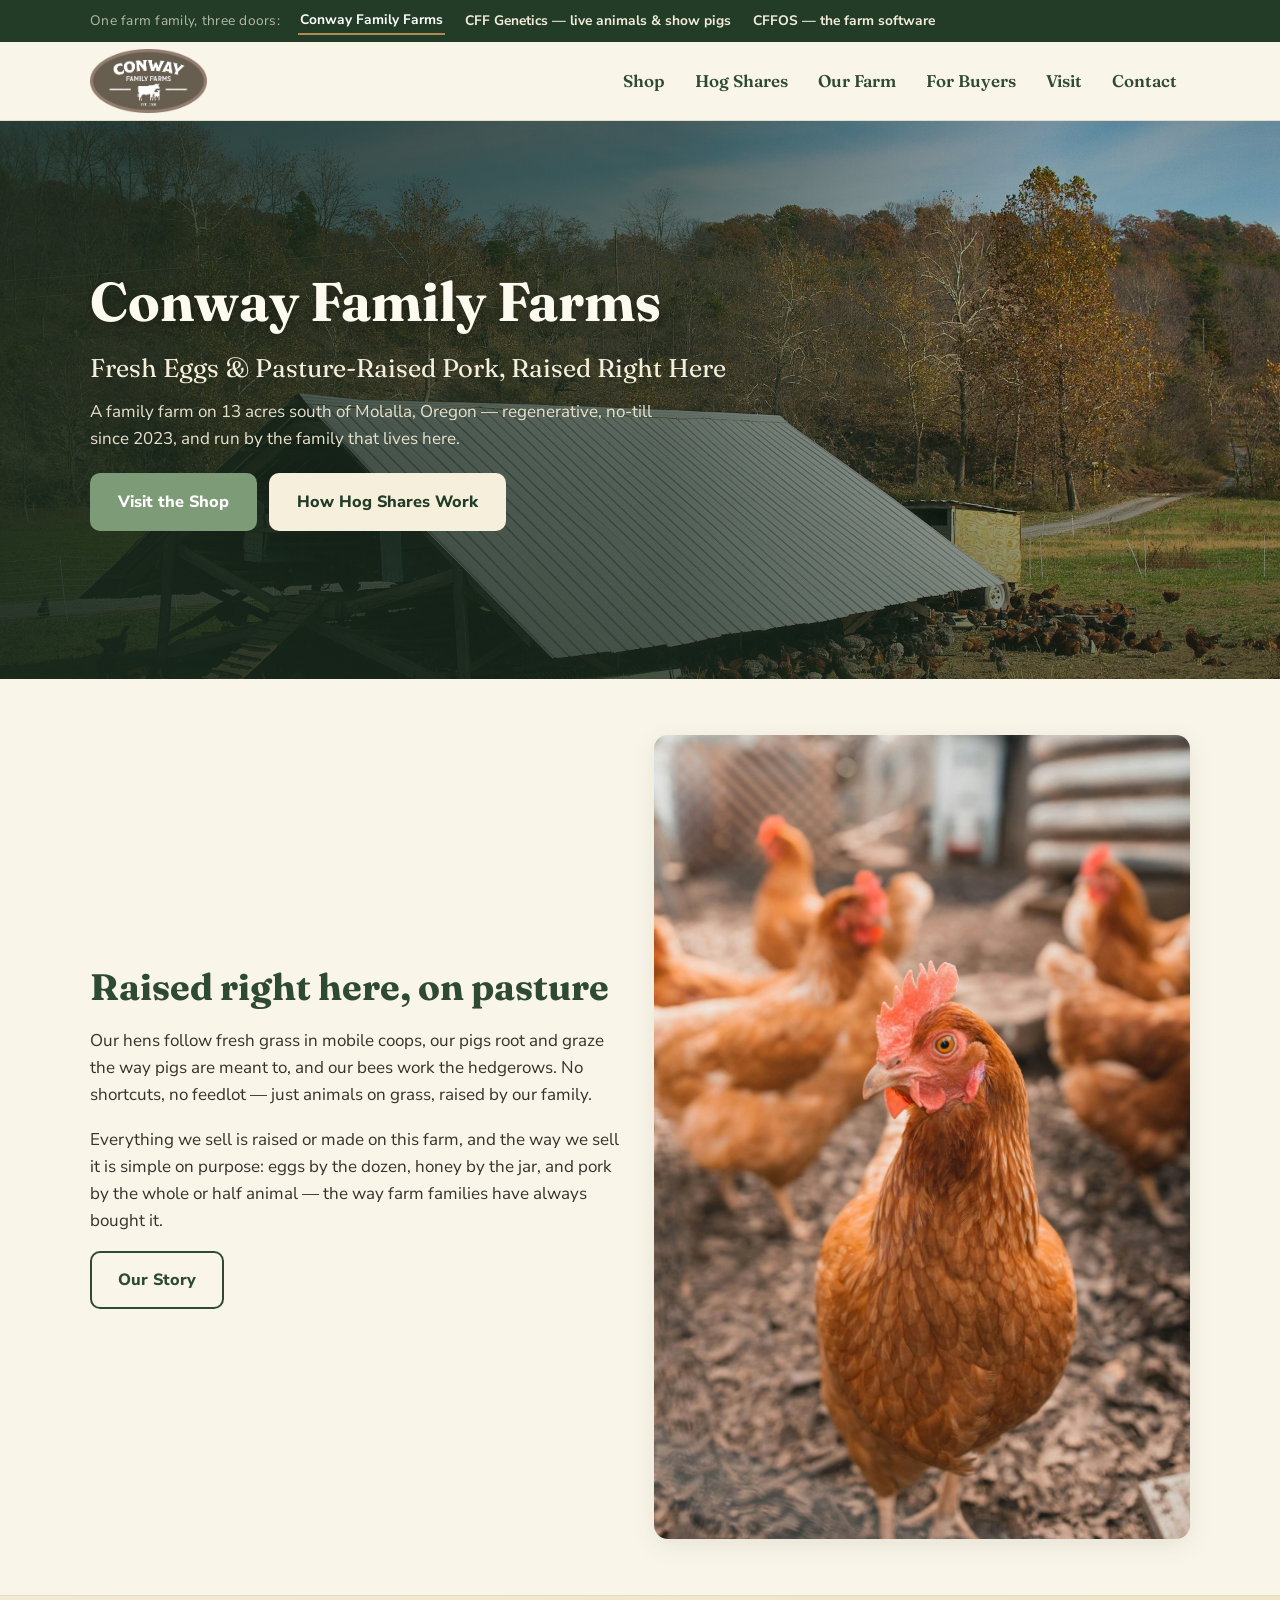
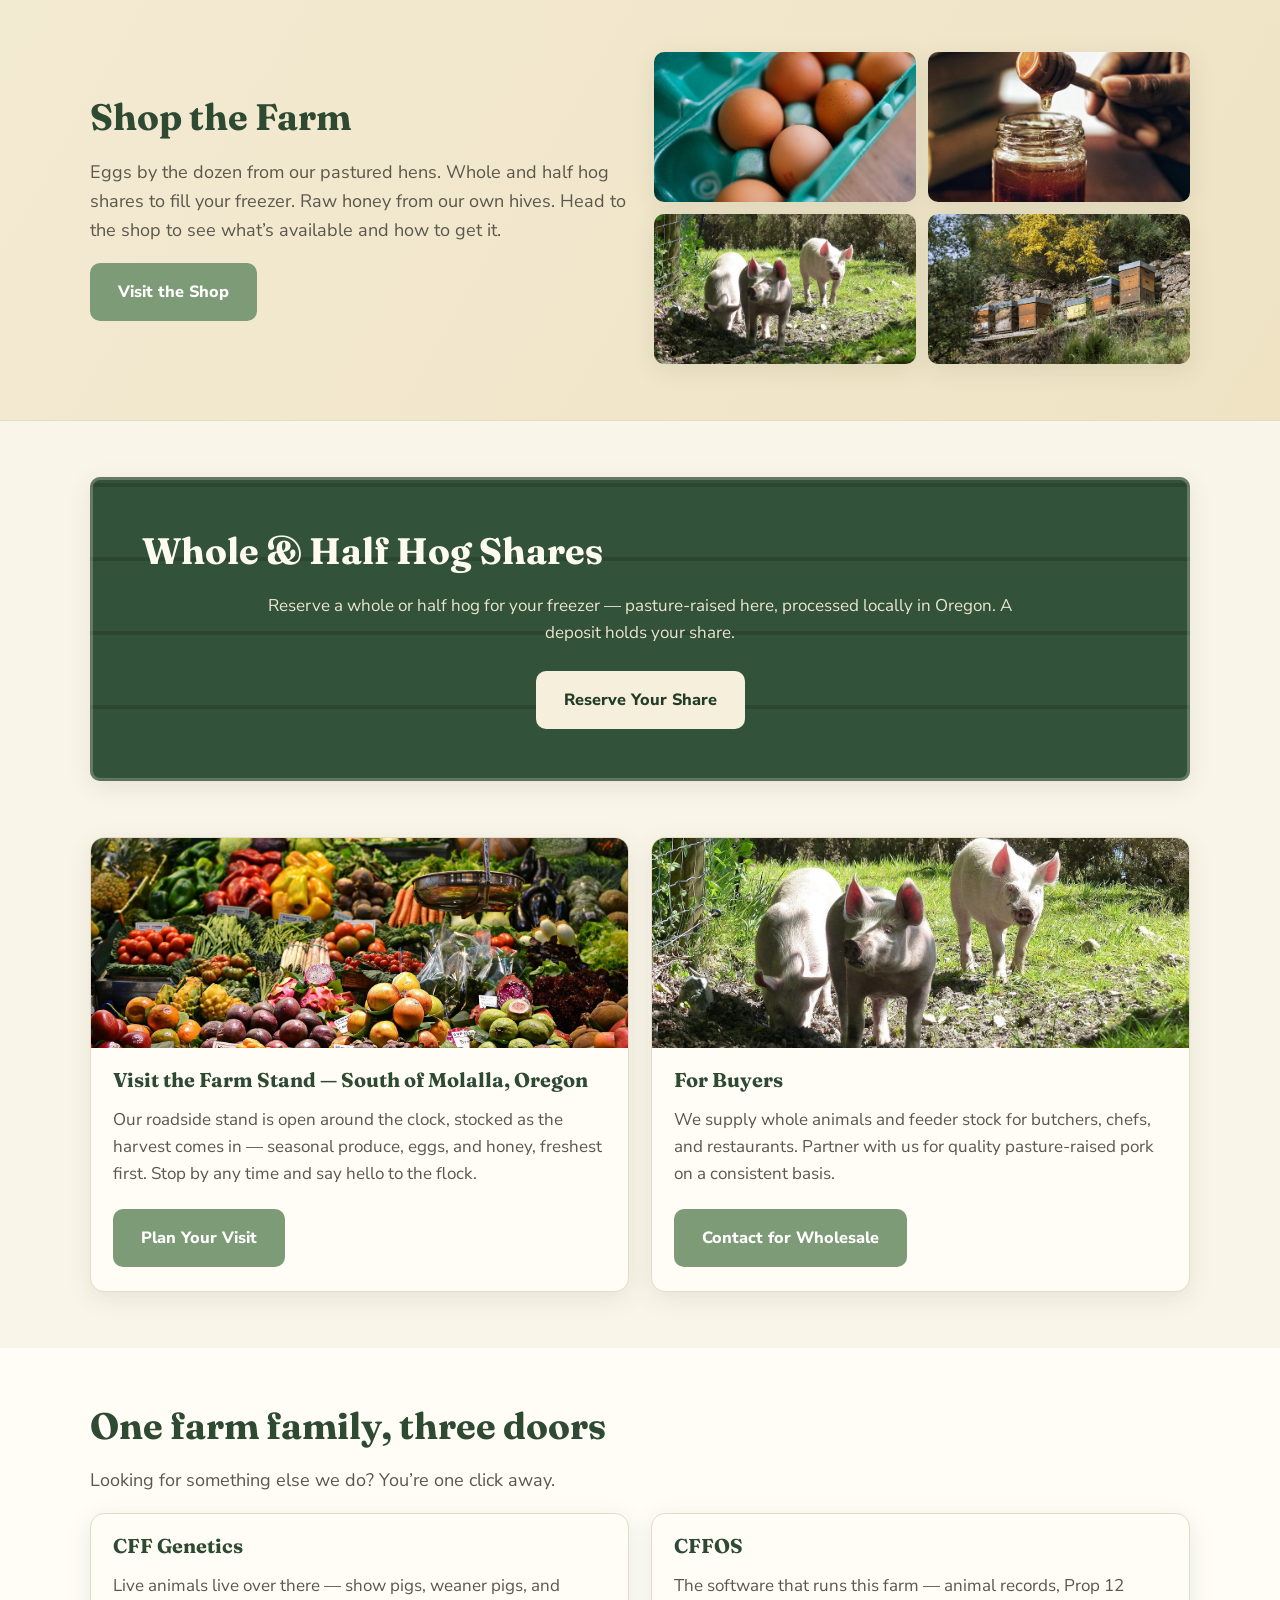
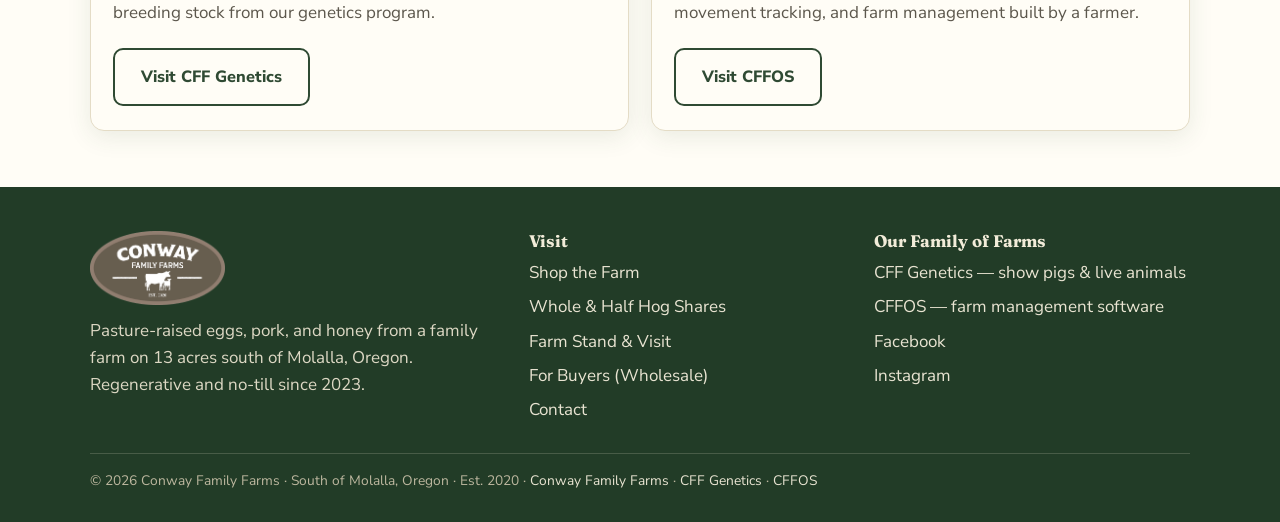
<file: index.html>
<!DOCTYPE html>
<html lang="en">
<head>
<meta charset="utf-8">
<meta name="viewport" content="width=device-width, initial-scale=1">
<title>Conway Family Farms — Fresh Eggs & Pasture-Raised Pork | Molalla, Oregon</title>
<meta name="description" content="Pasture-raised eggs, whole & half hog shares, and raw honey from a regenerative family farm south of Molalla, Oregon.">
<link rel="icon" type="image/png" href="assets/img/favicon.png">
<link rel="preconnect" href="https://fonts.googleapis.com">
<link rel="preconnect" href="https://fonts.gstatic.com" crossorigin>
<link href="https://fonts.googleapis.com/css2?family=Fraunces:wght@500;600;700&family=Nunito+Sans:wght@400;700;800&display=swap" rel="stylesheet">
<link rel="stylesheet" href="assets/css/style.css">
</head>
<body>
<a class="skip" href="#main">Skip to main content</a>

<div class="family-bar">
  <div class="wrap">
    <span>One farm family, three doors:</span>
    <a href="index.html" aria-current="true">Conway Family Farms</a>
    <a href="https://conwayfamilyfarms.github.io/cff-genetics/">CFF Genetics — live animals &amp; show pigs</a>
    <a href="https://conwayfamilyfarms.github.io/CFF-os/">CFFOS — the farm software</a>
  </div>
</div>

<header class="site-header">
  <div class="wrap">
    <a class="brand" href="index.html" aria-label="Conway Family Farms — home">
      <img src="assets/img/logo.png" alt="Conway Family Farms oval logo">
    </a>
    <button class="nav-toggle" aria-expanded="false" aria-controls="main-nav">Menu</button>
    <nav class="main-nav" id="main-nav" aria-label="Main">
      <ul>
          <li><a href="shop.html">Shop</a></li>
          <li><a href="hog-shares.html">Hog Shares</a></li>
          <li><a href="our-farm.html">Our Farm</a></li>
          <li><a href="for-buyers.html">For Buyers</a></li>
          <li><a href="farm-stand.html">Visit</a></li>
          <li><a href="contact.html">Contact</a></li>
      </ul>
    </nav>
  </div>
</header>
<main id="main">

<section class="hero">
  <img src="assets/img/hero.jpg" alt="Pastured poultry house on green pasture under a wide sky">
  <div class="hero-text">
    <div class="wrap">
      <h1>Conway Family Farms</h1>
      <p class="tagline">Fresh Eggs &amp; Pasture-Raised Pork, Raised Right Here</p>
      <p class="sub">A family farm on 13 acres south of Molalla, Oregon — regenerative, no-till since 2023, and run by the family that lives here.</p>
      <div class="btn-row">
        <a class="btn btn-sage" href="shop.html">Visit the Shop</a>
        <a class="btn btn-cream" href="hog-shares.html">How Hog Shares Work</a>
      </div>
    </div>
  </div>
</section>

<section class="section">
  <div class="wrap split">
    <div>
      <h2>Raised right here, on pasture</h2>
      <p>Our hens follow fresh grass in mobile coops, our pigs root and graze the way pigs are meant to, and our bees work the hedgerows. No shortcuts, no feedlot — just animals on grass, raised by our family.</p>
      <p>Everything we sell is raised or made on this farm, and the way we sell it is simple on purpose: eggs by the dozen, honey by the jar, and pork by the whole or half animal — the way farm families have always bought it.</p>
      <a class="btn btn-outline" href="our-farm.html">Our Story</a>
    </div>
    <img src="assets/img/hens.jpg" alt="A red laying hen looking at the camera" loading="lazy">
  </div>
</section>

<section class="section shop-banner">
  <div class="wrap split">
    <div>
      <h2>Shop the Farm</h2>
      <p class="lede">Eggs by the dozen from our pastured hens. Whole and half hog shares to fill your freezer. Raw honey from our own hives. Head to the shop to see what&rsquo;s available and how to get it.</p>
      <a class="btn btn-sage" href="shop.html">Visit the Shop</a>
    </div>
    <div class="thumbs" aria-hidden="true">
      <img src="assets/img/eggs.jpg" alt="" loading="lazy">
      <img src="assets/img/honey.jpg" alt="" loading="lazy">
      <img src="assets/img/pigs.jpg" alt="" loading="lazy">
      <img src="assets/img/bees.jpg" alt="" loading="lazy">
    </div>
  </div>
</section>

<section class="section">
  <div class="wrap">
    <div class="barn-sign">
      <h2>Whole &amp; Half Hog Shares</h2>
      <p>Reserve a whole or half hog for your freezer — pasture-raised here, processed locally in Oregon. A deposit holds your share.</p>
      <a class="btn btn-cream" href="hog-shares.html">Reserve Your Share</a>
    </div>
  </div>
</section>

<section class="section" style="padding-top:0">
  <div class="wrap grid grid-2">
    <article class="card">
      <img src="assets/img/stand.jpg" alt="A farm stand table piled with fresh vegetables" loading="lazy">
      <div class="card-body">
        <h3>Visit the Farm Stand — South of Molalla, Oregon</h3>
        <p>Our roadside stand is open around the clock, stocked as the harvest comes in — seasonal produce, eggs, and honey, freshest first. Stop by any time and say hello to the flock.</p>
        <a class="btn btn-sage" href="farm-stand.html">Plan Your Visit</a>
      </div>
    </article>
    <article class="card">
      <img src="assets/img/pigs.jpg" alt="Young pigs grazing on green pasture" loading="lazy">
      <div class="card-body">
        <h3>For Buyers</h3>
        <p>We supply whole animals and feeder stock for butchers, chefs, and restaurants. Partner with us for quality pasture-raised pork on a consistent basis.</p>
        <a class="btn btn-sage" href="for-buyers.html">Contact for Wholesale</a>
      </div>
    </article>
  </div>
</section>

<section class="section alt">
  <div class="wrap">
    <h2>One farm family, three doors</h2>
    <p class="lede">Looking for something else we do? You&rsquo;re one click away.</p>
    <div class="grid grid-2">
      <article class="card">
        <div class="card-body">
          <h3>CFF Genetics</h3>
          <p>Live animals live over there — show pigs, weaner pigs, and breeding stock from our genetics program.</p>
          <a class="btn btn-outline" href="https://conwayfamilyfarms.github.io/cff-genetics/">Visit CFF Genetics</a>
        </div>
      </article>
      <article class="card">
        <div class="card-body">
          <h3>CFFOS</h3>
          <p>The software that runs this farm — animal records, Prop 12 movement tracking, and farm management built by a farmer.</p>
          <a class="btn btn-outline" href="https://conwayfamilyfarms.github.io/CFF-os/">Visit CFFOS</a>
        </div>
      </article>
    </div>
  </div>
</section>

</main>
<footer class="site-footer">
  <div class="wrap">
    <div class="foot-grid">
      <div>
        <img class="logo" src="assets/img/logo.png" alt="Conway Family Farms oval logo">
        <p>Pasture-raised eggs, pork, and honey from a family farm on 13 acres south of Molalla, Oregon. Regenerative and no-till since 2023.</p>
      </div>
      <div>
        <h3>Visit</h3>
        <ul>
          <li><a href="shop.html">Shop the Farm</a></li>
          <li><a href="hog-shares.html">Whole &amp; Half Hog Shares</a></li>
          <li><a href="farm-stand.html">Farm Stand &amp; Visit</a></li>
          <li><a href="for-buyers.html">For Buyers (Wholesale)</a></li>
          <li><a href="contact.html">Contact</a></li>
        </ul>
      </div>
      <div>
        <h3>Our Family of Farms</h3>
        <ul>
          <li><a href="https://conwayfamilyfarms.github.io/cff-genetics/">CFF Genetics — show pigs &amp; live animals</a></li>
          <li><a href="https://conwayfamilyfarms.github.io/CFF-os/">CFFOS — farm management software</a></li>
          <li><a href="https://www.facebook.com/conwayfamilyfarms">Facebook</a></li>
          <li><a href="https://www.instagram.com/conwayfamilyfarms">Instagram</a></li>
        </ul>
      </div>
    </div>
    <div class="foot-small">
      &copy; <span id="year">2026</span> Conway Family Farms &middot; South of Molalla, Oregon &middot; Est. 2020
      &middot; <a href="index.html">Conway Family Farms</a> &middot; <a href="https://conwayfamilyfarms.github.io/cff-genetics/">CFF Genetics</a> &middot; <a href="https://conwayfamilyfarms.github.io/CFF-os/">CFFOS</a>
    </div>
  </div>
</footer>
<script src="assets/js/main.js"></script>
</body>
</html>
</file>
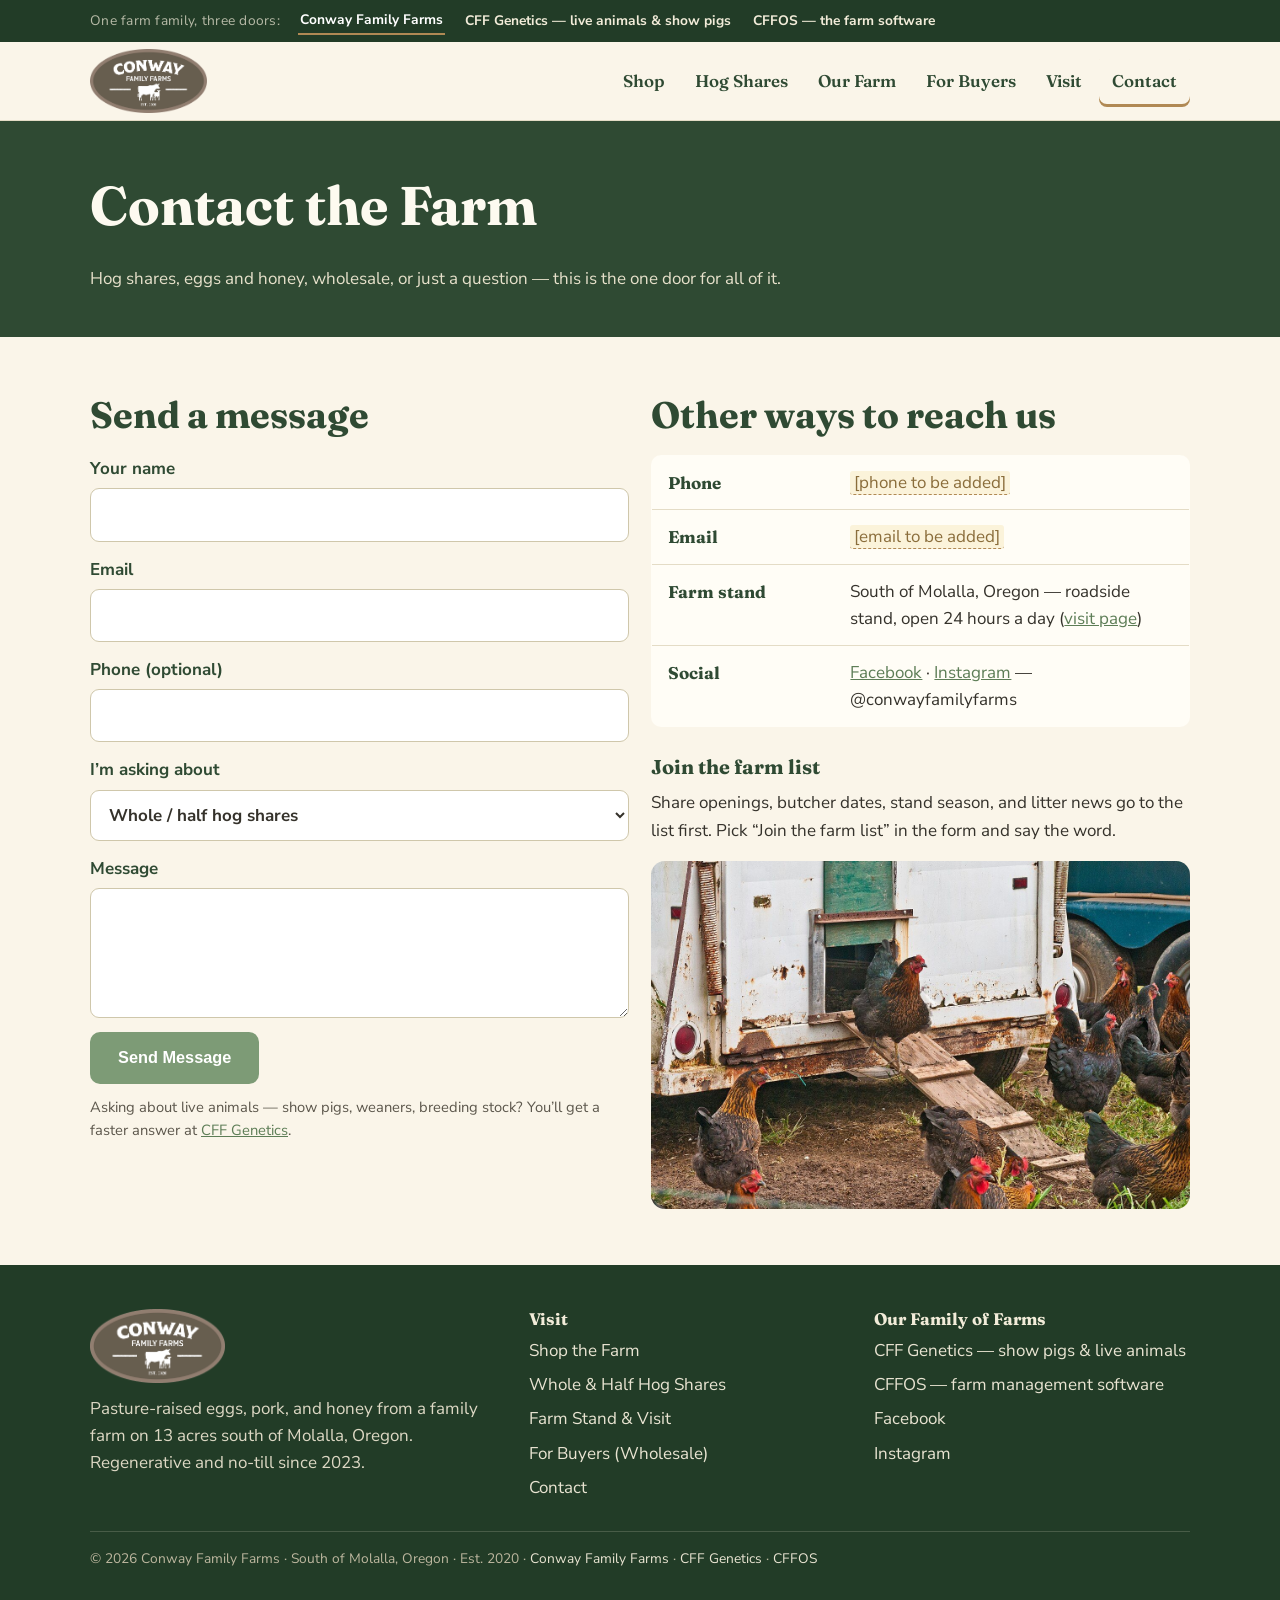
<file: contact.html>
<!DOCTYPE html>
<html lang="en">
<head>
<meta charset="utf-8">
<meta name="viewport" content="width=device-width, initial-scale=1">
<title>Contact — Conway Family Farms</title>
<meta name="description" content="Contact Conway Family Farms — hog shares, eggs and honey, wholesale inquiries, and the farm list.">
<link rel="icon" type="image/png" href="assets/img/favicon.png">
<link rel="preconnect" href="https://fonts.googleapis.com">
<link rel="preconnect" href="https://fonts.gstatic.com" crossorigin>
<link href="https://fonts.googleapis.com/css2?family=Fraunces:wght@500;600;700&family=Nunito+Sans:wght@400;700;800&display=swap" rel="stylesheet">
<link rel="stylesheet" href="assets/css/style.css">
</head>
<body>
<a class="skip" href="#main">Skip to main content</a>

<div class="family-bar">
  <div class="wrap">
    <span>One farm family, three doors:</span>
    <a href="index.html" aria-current="true">Conway Family Farms</a>
    <a href="https://conwayfamilyfarms.github.io/cff-genetics/">CFF Genetics — live animals &amp; show pigs</a>
    <a href="https://conwayfamilyfarms.github.io/CFF-os/">CFFOS — the farm software</a>
  </div>
</div>

<header class="site-header">
  <div class="wrap">
    <a class="brand" href="index.html" aria-label="Conway Family Farms — home">
      <img src="assets/img/logo.png" alt="Conway Family Farms oval logo">
    </a>
    <button class="nav-toggle" aria-expanded="false" aria-controls="main-nav">Menu</button>
    <nav class="main-nav" id="main-nav" aria-label="Main">
      <ul>
          <li><a href="shop.html">Shop</a></li>
          <li><a href="hog-shares.html">Hog Shares</a></li>
          <li><a href="our-farm.html">Our Farm</a></li>
          <li><a href="for-buyers.html">For Buyers</a></li>
          <li><a href="farm-stand.html">Visit</a></li>
          <li><a href="contact.html" aria-current="page">Contact</a></li>
      </ul>
    </nav>
  </div>
</header>
<main id="main">

<section class="page-hero">
  <div class="wrap">
    <h1>Contact the Farm</h1>
    <p>Hog shares, eggs and honey, wholesale, or just a question — this is the one door for all of it.</p>
  </div>
</section>

<section class="section">
  <div class="wrap grid grid-2" style="align-items:start">
    <div>
      <h2>Send a message</h2>
      <!-- Form endpoint is a placeholder until commerce hookup (see build.py FORM_ENDPOINT). -->
      <form class="f" method="post" action="https://formspree.io/f/PLACEHOLDER" data-preview>
        <label>Your name <input name="name" required autocomplete="name"></label>
        <label>Email <input type="email" name="email" required autocomplete="email"></label>
        <label>Phone (optional) <input type="tel" name="phone" autocomplete="tel"></label>
        <label>I&rsquo;m asking about
          <select name="topic">
            <option>Whole / half hog shares</option>
            <option>Eggs &amp; honey</option>
            <option>Join the farm list</option>
            <option>Wholesale / buyer inquiry</option>
            <option>Live animals (CFF Genetics)</option>
            <option>Something else</option>
          </select></label>
        <label>Message <textarea name="message" required></textarea></label>
        <div><button class="btn btn-sage" type="submit">Send Message</button></div>
        <p class="form-note" role="status">Thanks — this preview form isn&rsquo;t connected yet, so nothing was sent. It will deliver straight to the farm&rsquo;s inbox at launch.</p>
      </form>
      <p class="note" style="margin-top:12px">Asking about live animals — show pigs, weaners, breeding stock? You&rsquo;ll get a faster answer at <a href="https://conwayfamilyfarms.github.io/cff-genetics/">CFF Genetics</a>.</p>
    </div>
    <div>
      <h2>Other ways to reach us</h2>
      <table class="spec">
        <tr><th>Phone</th><td><span class="placeholder">[phone to be added]</span></td></tr>
        <tr><th>Email</th><td><span class="placeholder">[email to be added]</span></td></tr>
        <tr><th>Farm stand</th><td>South of Molalla, Oregon — roadside stand, open 24 hours a day (<a href="farm-stand.html">visit page</a>)</td></tr>
        <tr><th>Social</th><td><a href="https://www.facebook.com/conwayfamilyfarms">Facebook</a> &middot; <a href="https://www.instagram.com/conwayfamilyfarms">Instagram</a> — @conwayfamilyfarms</td></tr>
      </table>
      <h3 style="margin-top:1.4em">Join the farm list</h3>
      <p>Share openings, butcher dates, stand season, and litter news go to the list first. Pick &ldquo;Join the farm list&rdquo; in the form and say the word.</p>
      <img src="assets/img/hens-coop.jpg" alt="Hens coming down the ramp of their mobile coop" loading="lazy" style="border-radius:14px;margin-top:10px">
    </div>
  </div>
</section>

</main>
<footer class="site-footer">
  <div class="wrap">
    <div class="foot-grid">
      <div>
        <img class="logo" src="assets/img/logo.png" alt="Conway Family Farms oval logo">
        <p>Pasture-raised eggs, pork, and honey from a family farm on 13 acres south of Molalla, Oregon. Regenerative and no-till since 2023.</p>
      </div>
      <div>
        <h3>Visit</h3>
        <ul>
          <li><a href="shop.html">Shop the Farm</a></li>
          <li><a href="hog-shares.html">Whole &amp; Half Hog Shares</a></li>
          <li><a href="farm-stand.html">Farm Stand &amp; Visit</a></li>
          <li><a href="for-buyers.html">For Buyers (Wholesale)</a></li>
          <li><a href="contact.html">Contact</a></li>
        </ul>
      </div>
      <div>
        <h3>Our Family of Farms</h3>
        <ul>
          <li><a href="https://conwayfamilyfarms.github.io/cff-genetics/">CFF Genetics — show pigs &amp; live animals</a></li>
          <li><a href="https://conwayfamilyfarms.github.io/CFF-os/">CFFOS — farm management software</a></li>
          <li><a href="https://www.facebook.com/conwayfamilyfarms">Facebook</a></li>
          <li><a href="https://www.instagram.com/conwayfamilyfarms">Instagram</a></li>
        </ul>
      </div>
    </div>
    <div class="foot-small">
      &copy; <span id="year">2026</span> Conway Family Farms &middot; South of Molalla, Oregon &middot; Est. 2020
      &middot; <a href="index.html">Conway Family Farms</a> &middot; <a href="https://conwayfamilyfarms.github.io/cff-genetics/">CFF Genetics</a> &middot; <a href="https://conwayfamilyfarms.github.io/CFF-os/">CFFOS</a>
    </div>
  </div>
</footer>
<script src="assets/js/main.js"></script>
</body>
</html>
</file>
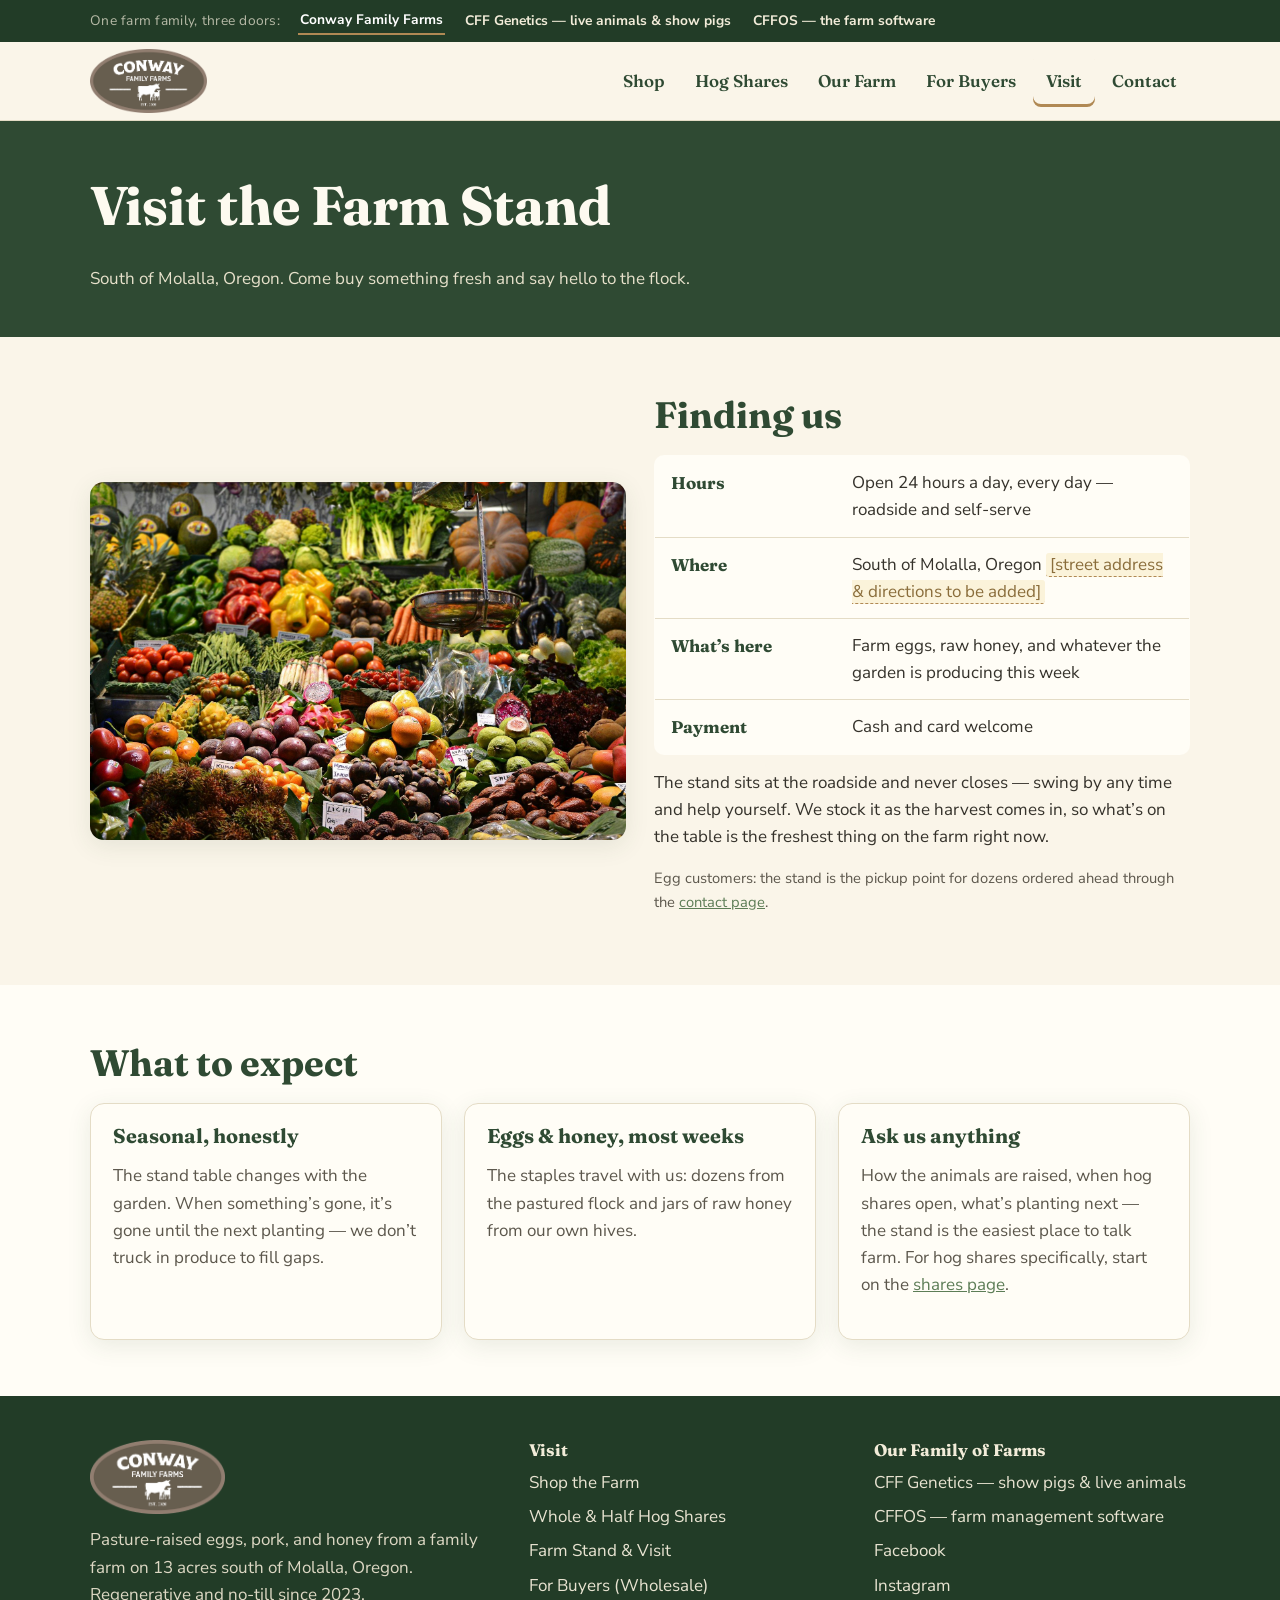
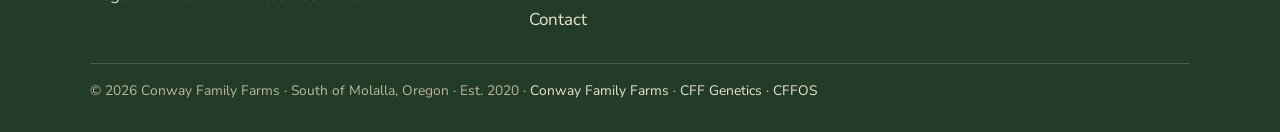
<file: farm-stand.html>
<!DOCTYPE html>
<html lang="en">
<head>
<meta charset="utf-8">
<meta name="viewport" content="width=device-width, initial-scale=1">
<title>Visit the Farm Stand — Conway Family Farms</title>
<meta name="description" content="Visit the Conway Family Farms stand south of Molalla, Oregon — eggs, honey, and seasonal produce.">
<link rel="icon" type="image/png" href="assets/img/favicon.png">
<link rel="preconnect" href="https://fonts.googleapis.com">
<link rel="preconnect" href="https://fonts.gstatic.com" crossorigin>
<link href="https://fonts.googleapis.com/css2?family=Fraunces:wght@500;600;700&family=Nunito+Sans:wght@400;700;800&display=swap" rel="stylesheet">
<link rel="stylesheet" href="assets/css/style.css">
</head>
<body>
<a class="skip" href="#main">Skip to main content</a>

<div class="family-bar">
  <div class="wrap">
    <span>One farm family, three doors:</span>
    <a href="index.html" aria-current="true">Conway Family Farms</a>
    <a href="https://conwayfamilyfarms.github.io/cff-genetics/">CFF Genetics — live animals &amp; show pigs</a>
    <a href="https://conwayfamilyfarms.github.io/CFF-os/">CFFOS — the farm software</a>
  </div>
</div>

<header class="site-header">
  <div class="wrap">
    <a class="brand" href="index.html" aria-label="Conway Family Farms — home">
      <img src="assets/img/logo.png" alt="Conway Family Farms oval logo">
    </a>
    <button class="nav-toggle" aria-expanded="false" aria-controls="main-nav">Menu</button>
    <nav class="main-nav" id="main-nav" aria-label="Main">
      <ul>
          <li><a href="shop.html">Shop</a></li>
          <li><a href="hog-shares.html">Hog Shares</a></li>
          <li><a href="our-farm.html">Our Farm</a></li>
          <li><a href="for-buyers.html">For Buyers</a></li>
          <li><a href="farm-stand.html" aria-current="page">Visit</a></li>
          <li><a href="contact.html">Contact</a></li>
      </ul>
    </nav>
  </div>
</header>
<main id="main">

<section class="page-hero">
  <div class="wrap">
    <h1>Visit the Farm Stand</h1>
    <p>South of Molalla, Oregon. Come buy something fresh and say hello to the flock.</p>
  </div>
</section>

<section class="section">
  <div class="wrap split">
    <img src="assets/img/stand.jpg" alt="A farm stand table piled with fresh vegetables" loading="lazy">
    <div>
      <h2>Finding us</h2>
      <table class="spec">
        <tr><th>Hours</th><td>Open 24 hours a day, every day — roadside and self-serve</td></tr>
        <tr><th>Where</th><td>South of Molalla, Oregon <span class="placeholder">[street address &amp; directions to be added]</span></td></tr>
        <tr><th>What&rsquo;s here</th><td>Farm eggs, raw honey, and whatever the garden is producing this week</td></tr>
        <tr><th>Payment</th><td>Cash and card welcome</td></tr>
      </table>
      <p style="margin-top:14px">The stand sits at the roadside and never closes — swing by any time and help yourself. We stock it as the harvest comes in, so what&rsquo;s on the table is the freshest thing on the farm right now.</p>
      <p class="note" style="margin-top:14px">Egg customers: the stand is the pickup point for dozens ordered ahead through the <a href="contact.html">contact page</a>.</p>
    </div>
  </div>
</section>

<section class="section alt">
  <div class="wrap">
    <h2>What to expect</h2>
    <div class="grid grid-3">
      <article class="card"><div class="card-body"><h3>Seasonal, honestly</h3>
      <p>The stand table changes with the garden. When something&rsquo;s gone, it&rsquo;s gone until the next planting — we don&rsquo;t truck in produce to fill gaps.</p></div></article>
      <article class="card"><div class="card-body"><h3>Eggs &amp; honey, most weeks</h3>
      <p>The staples travel with us: dozens from the pastured flock and jars of raw honey from our own hives.</p></div></article>
      <article class="card"><div class="card-body"><h3>Ask us anything</h3>
        <p>How the animals are raised, when hog shares open, what&rsquo;s planting next — the stand is the easiest place to talk farm. For hog shares specifically, start on the <a href="hog-shares.html">shares page</a>.</p></div></article>
    </div>
  </div>
</section>

</main>
<footer class="site-footer">
  <div class="wrap">
    <div class="foot-grid">
      <div>
        <img class="logo" src="assets/img/logo.png" alt="Conway Family Farms oval logo">
        <p>Pasture-raised eggs, pork, and honey from a family farm on 13 acres south of Molalla, Oregon. Regenerative and no-till since 2023.</p>
      </div>
      <div>
        <h3>Visit</h3>
        <ul>
          <li><a href="shop.html">Shop the Farm</a></li>
          <li><a href="hog-shares.html">Whole &amp; Half Hog Shares</a></li>
          <li><a href="farm-stand.html">Farm Stand &amp; Visit</a></li>
          <li><a href="for-buyers.html">For Buyers (Wholesale)</a></li>
          <li><a href="contact.html">Contact</a></li>
        </ul>
      </div>
      <div>
        <h3>Our Family of Farms</h3>
        <ul>
          <li><a href="https://conwayfamilyfarms.github.io/cff-genetics/">CFF Genetics — show pigs &amp; live animals</a></li>
          <li><a href="https://conwayfamilyfarms.github.io/CFF-os/">CFFOS — farm management software</a></li>
          <li><a href="https://www.facebook.com/conwayfamilyfarms">Facebook</a></li>
          <li><a href="https://www.instagram.com/conwayfamilyfarms">Instagram</a></li>
        </ul>
      </div>
    </div>
    <div class="foot-small">
      &copy; <span id="year">2026</span> Conway Family Farms &middot; South of Molalla, Oregon &middot; Est. 2020
      &middot; <a href="index.html">Conway Family Farms</a> &middot; <a href="https://conwayfamilyfarms.github.io/cff-genetics/">CFF Genetics</a> &middot; <a href="https://conwayfamilyfarms.github.io/CFF-os/">CFFOS</a>
    </div>
  </div>
</footer>
<script src="assets/js/main.js"></script>
</body>
</html>
</file>
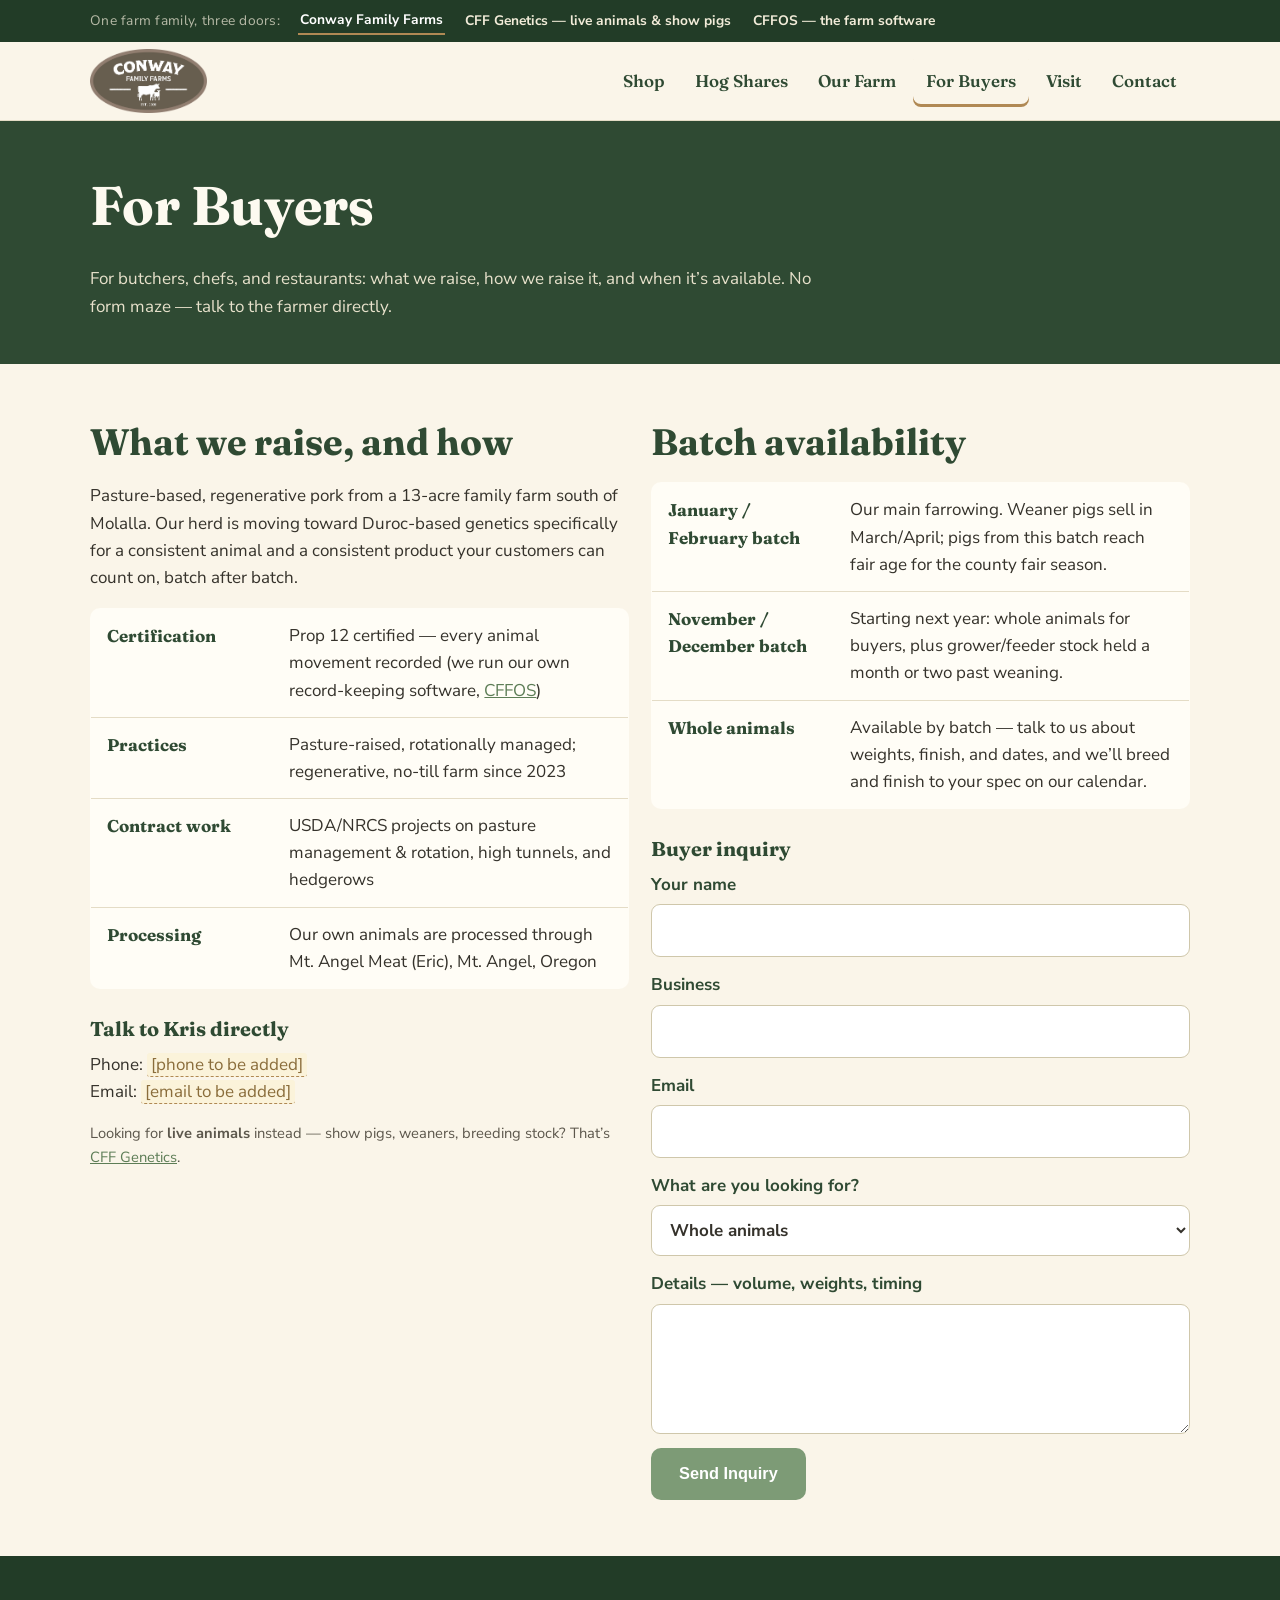
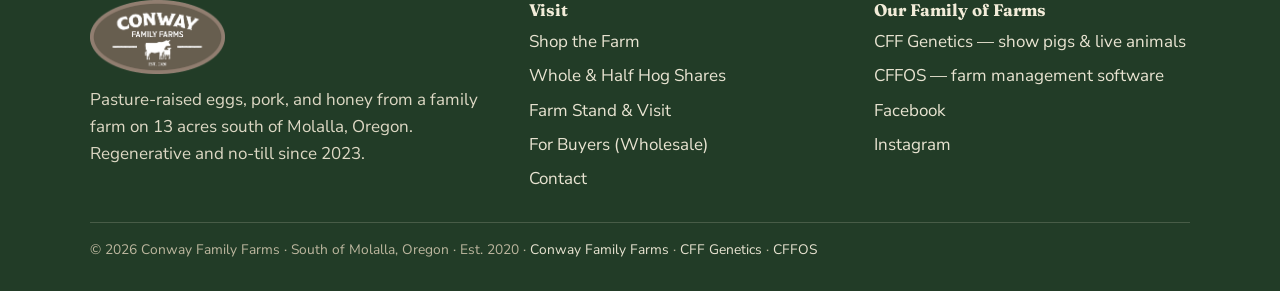
<file: for-buyers.html>
<!DOCTYPE html>
<html lang="en">
<head>
<meta charset="utf-8">
<meta name="viewport" content="width=device-width, initial-scale=1">
<title>For Buyers — Wholesale Pork | Conway Family Farms</title>
<meta name="description" content="Wholesale whole animals and feeder stock from Conway Family Farms: Prop 12 certified, pasture-raised, batch availability for butchers and chefs.">
<link rel="icon" type="image/png" href="assets/img/favicon.png">
<link rel="preconnect" href="https://fonts.googleapis.com">
<link rel="preconnect" href="https://fonts.gstatic.com" crossorigin>
<link href="https://fonts.googleapis.com/css2?family=Fraunces:wght@500;600;700&family=Nunito+Sans:wght@400;700;800&display=swap" rel="stylesheet">
<link rel="stylesheet" href="assets/css/style.css">
</head>
<body>
<a class="skip" href="#main">Skip to main content</a>

<div class="family-bar">
  <div class="wrap">
    <span>One farm family, three doors:</span>
    <a href="index.html" aria-current="true">Conway Family Farms</a>
    <a href="https://conwayfamilyfarms.github.io/cff-genetics/">CFF Genetics — live animals &amp; show pigs</a>
    <a href="https://conwayfamilyfarms.github.io/CFF-os/">CFFOS — the farm software</a>
  </div>
</div>

<header class="site-header">
  <div class="wrap">
    <a class="brand" href="index.html" aria-label="Conway Family Farms — home">
      <img src="assets/img/logo.png" alt="Conway Family Farms oval logo">
    </a>
    <button class="nav-toggle" aria-expanded="false" aria-controls="main-nav">Menu</button>
    <nav class="main-nav" id="main-nav" aria-label="Main">
      <ul>
          <li><a href="shop.html">Shop</a></li>
          <li><a href="hog-shares.html">Hog Shares</a></li>
          <li><a href="our-farm.html">Our Farm</a></li>
          <li><a href="for-buyers.html" aria-current="page">For Buyers</a></li>
          <li><a href="farm-stand.html">Visit</a></li>
          <li><a href="contact.html">Contact</a></li>
      </ul>
    </nav>
  </div>
</header>
<main id="main">

<section class="page-hero">
  <div class="wrap">
    <h1>For Buyers</h1>
    <p>For butchers, chefs, and restaurants: what we raise, how we raise it, and when it&rsquo;s available. No form maze — talk to the farmer directly.</p>
  </div>
</section>

<section class="section">
  <div class="wrap grid grid-2" style="align-items:start">
    <div>
      <h2>What we raise, and how</h2>
      <p>Pasture-based, regenerative pork from a 13-acre family farm south of Molalla. Our herd is moving toward Duroc-based genetics specifically for a consistent animal and a consistent product your customers can count on, batch after batch.</p>
      <table class="spec">
        <tr><th>Certification</th><td>Prop 12 certified — every animal movement recorded (we run our own record-keeping software, <a href="https://conwayfamilyfarms.github.io/CFF-os/">CFFOS</a>)</td></tr>
        <tr><th>Practices</th><td>Pasture-raised, rotationally managed; regenerative, no-till farm since 2023</td></tr>
        <tr><th>Contract work</th><td>USDA/NRCS projects on pasture management &amp; rotation, high tunnels, and hedgerows</td></tr>
        <tr><th>Processing</th><td>Our own animals are processed through Mt. Angel Meat (Eric), Mt. Angel, Oregon</td></tr>
      </table>
      <h3 style="margin-top:1.4em">Talk to Kris directly</h3>
      <p>Phone: <span class="placeholder">[phone to be added]</span><br>
      Email: <span class="placeholder">[email to be added]</span></p>
      <p class="note">Looking for <strong>live animals</strong> instead — show pigs, weaners, breeding stock? That&rsquo;s <a href="https://conwayfamilyfarms.github.io/cff-genetics/">CFF Genetics</a>.</p>
    </div>
    <div>
      <h2>Batch availability</h2>
      <table class="spec">
        <tr><th>January / February batch</th><td>Our main farrowing. Weaner pigs sell in March/April; pigs from this batch reach fair age for the county fair season.</td></tr>
        <tr><th>November / December batch</th><td>Starting next year: whole animals for buyers, plus grower/feeder stock held a month or two past weaning.</td></tr>
        <tr><th>Whole animals</th><td>Available by batch — talk to us about weights, finish, and dates, and we&rsquo;ll breed and finish to your spec on our calendar.</td></tr>
      </table>
      <h3 style="margin-top:1.4em">Buyer inquiry</h3>
      <!-- Form endpoint is a placeholder until commerce hookup (see build.py FORM_ENDPOINT). -->
      <form class="f" method="post" action="https://formspree.io/f/PLACEHOLDER" data-preview>
        <label>Your name <input name="name" required autocomplete="name"></label>
        <label>Business <input name="business" autocomplete="organization"></label>
        <label>Email <input type="email" name="email" required autocomplete="email"></label>
        <label>What are you looking for?
          <select name="interest">
            <option>Whole animals</option>
            <option>Feeder / grower stock</option>
            <option>Weaner pigs</option>
            <option>Something else</option>
          </select></label>
        <label>Details — volume, weights, timing <textarea name="message"></textarea></label>
        <div><button class="btn btn-sage" type="submit">Send Inquiry</button></div>
        <p class="form-note" role="status">Thanks — this preview form isn&rsquo;t connected yet, so nothing was sent. It will deliver straight to the farm&rsquo;s inbox at launch.</p>
      </form>
    </div>
  </div>
</section>

</main>
<footer class="site-footer">
  <div class="wrap">
    <div class="foot-grid">
      <div>
        <img class="logo" src="assets/img/logo.png" alt="Conway Family Farms oval logo">
        <p>Pasture-raised eggs, pork, and honey from a family farm on 13 acres south of Molalla, Oregon. Regenerative and no-till since 2023.</p>
      </div>
      <div>
        <h3>Visit</h3>
        <ul>
          <li><a href="shop.html">Shop the Farm</a></li>
          <li><a href="hog-shares.html">Whole &amp; Half Hog Shares</a></li>
          <li><a href="farm-stand.html">Farm Stand &amp; Visit</a></li>
          <li><a href="for-buyers.html">For Buyers (Wholesale)</a></li>
          <li><a href="contact.html">Contact</a></li>
        </ul>
      </div>
      <div>
        <h3>Our Family of Farms</h3>
        <ul>
          <li><a href="https://conwayfamilyfarms.github.io/cff-genetics/">CFF Genetics — show pigs &amp; live animals</a></li>
          <li><a href="https://conwayfamilyfarms.github.io/CFF-os/">CFFOS — farm management software</a></li>
          <li><a href="https://www.facebook.com/conwayfamilyfarms">Facebook</a></li>
          <li><a href="https://www.instagram.com/conwayfamilyfarms">Instagram</a></li>
        </ul>
      </div>
    </div>
    <div class="foot-small">
      &copy; <span id="year">2026</span> Conway Family Farms &middot; South of Molalla, Oregon &middot; Est. 2020
      &middot; <a href="index.html">Conway Family Farms</a> &middot; <a href="https://conwayfamilyfarms.github.io/cff-genetics/">CFF Genetics</a> &middot; <a href="https://conwayfamilyfarms.github.io/CFF-os/">CFFOS</a>
    </div>
  </div>
</footer>
<script src="assets/js/main.js"></script>
</body>
</html>
</file>
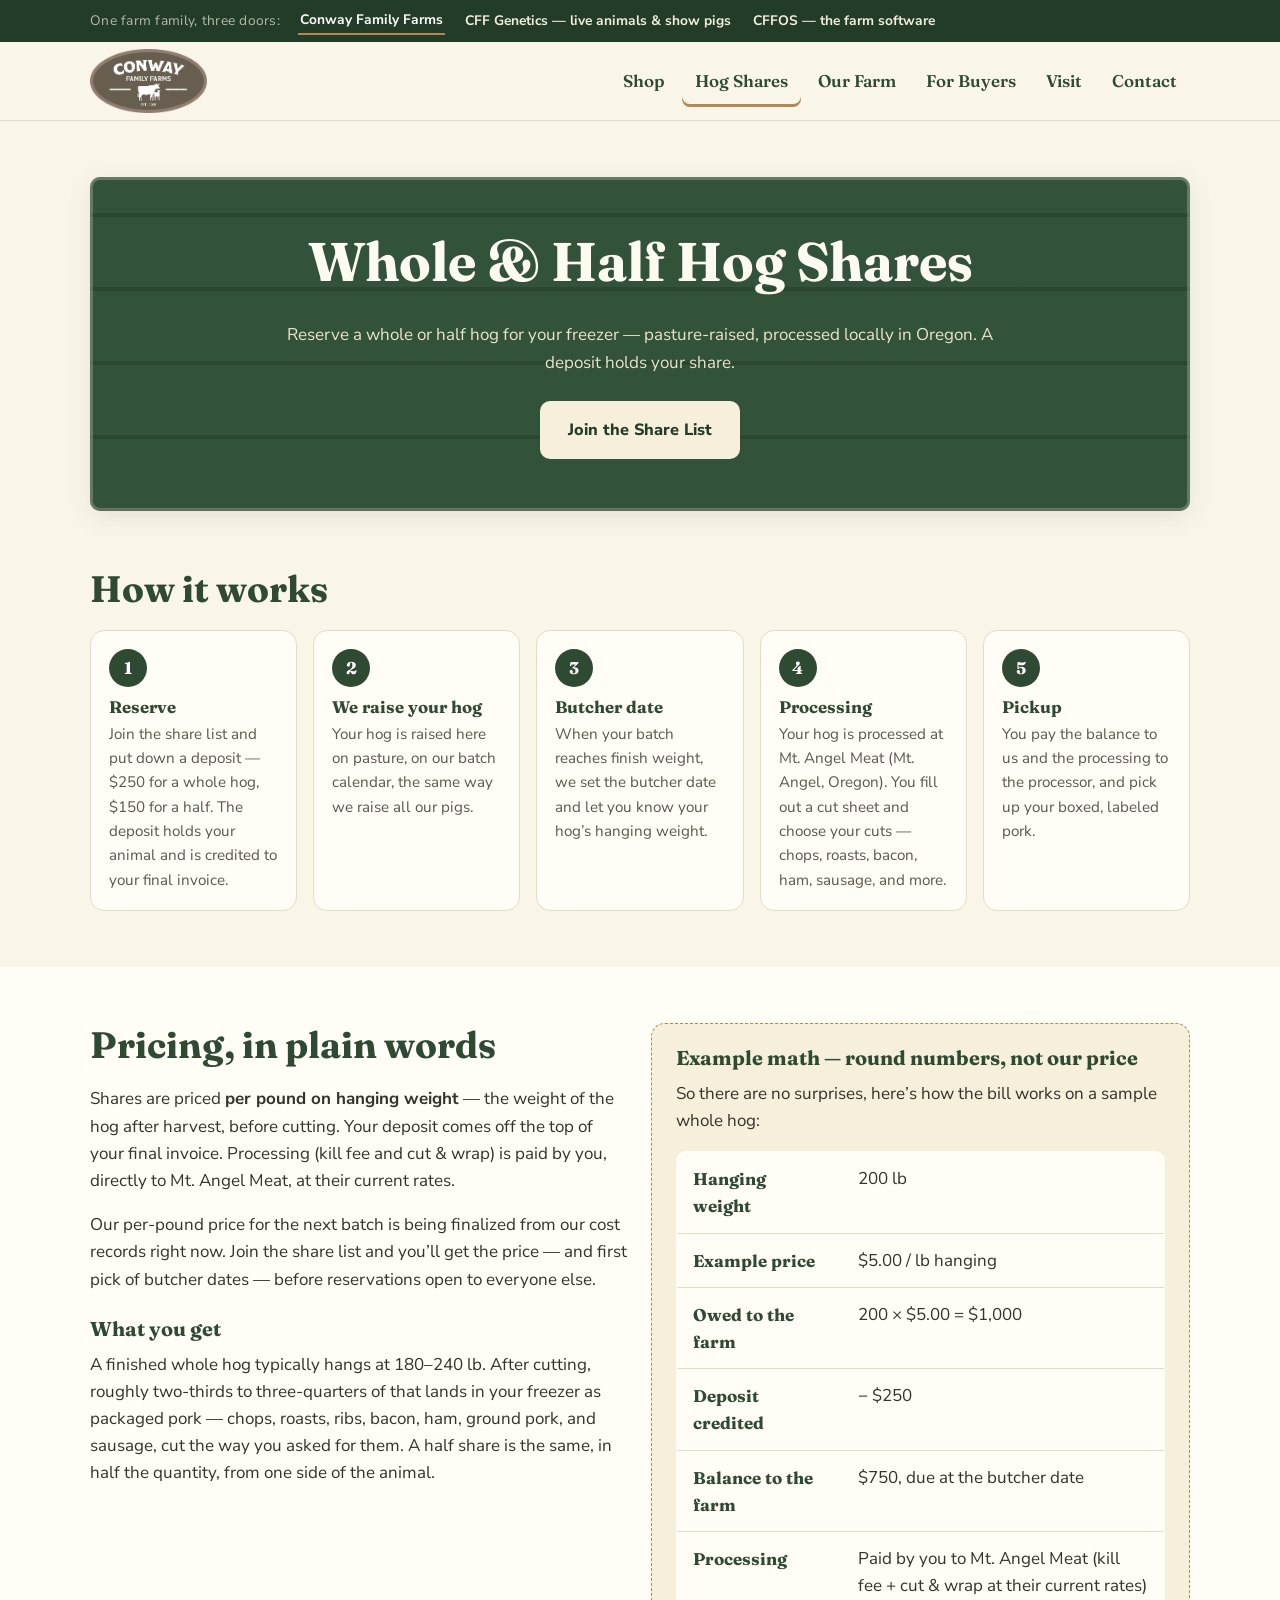
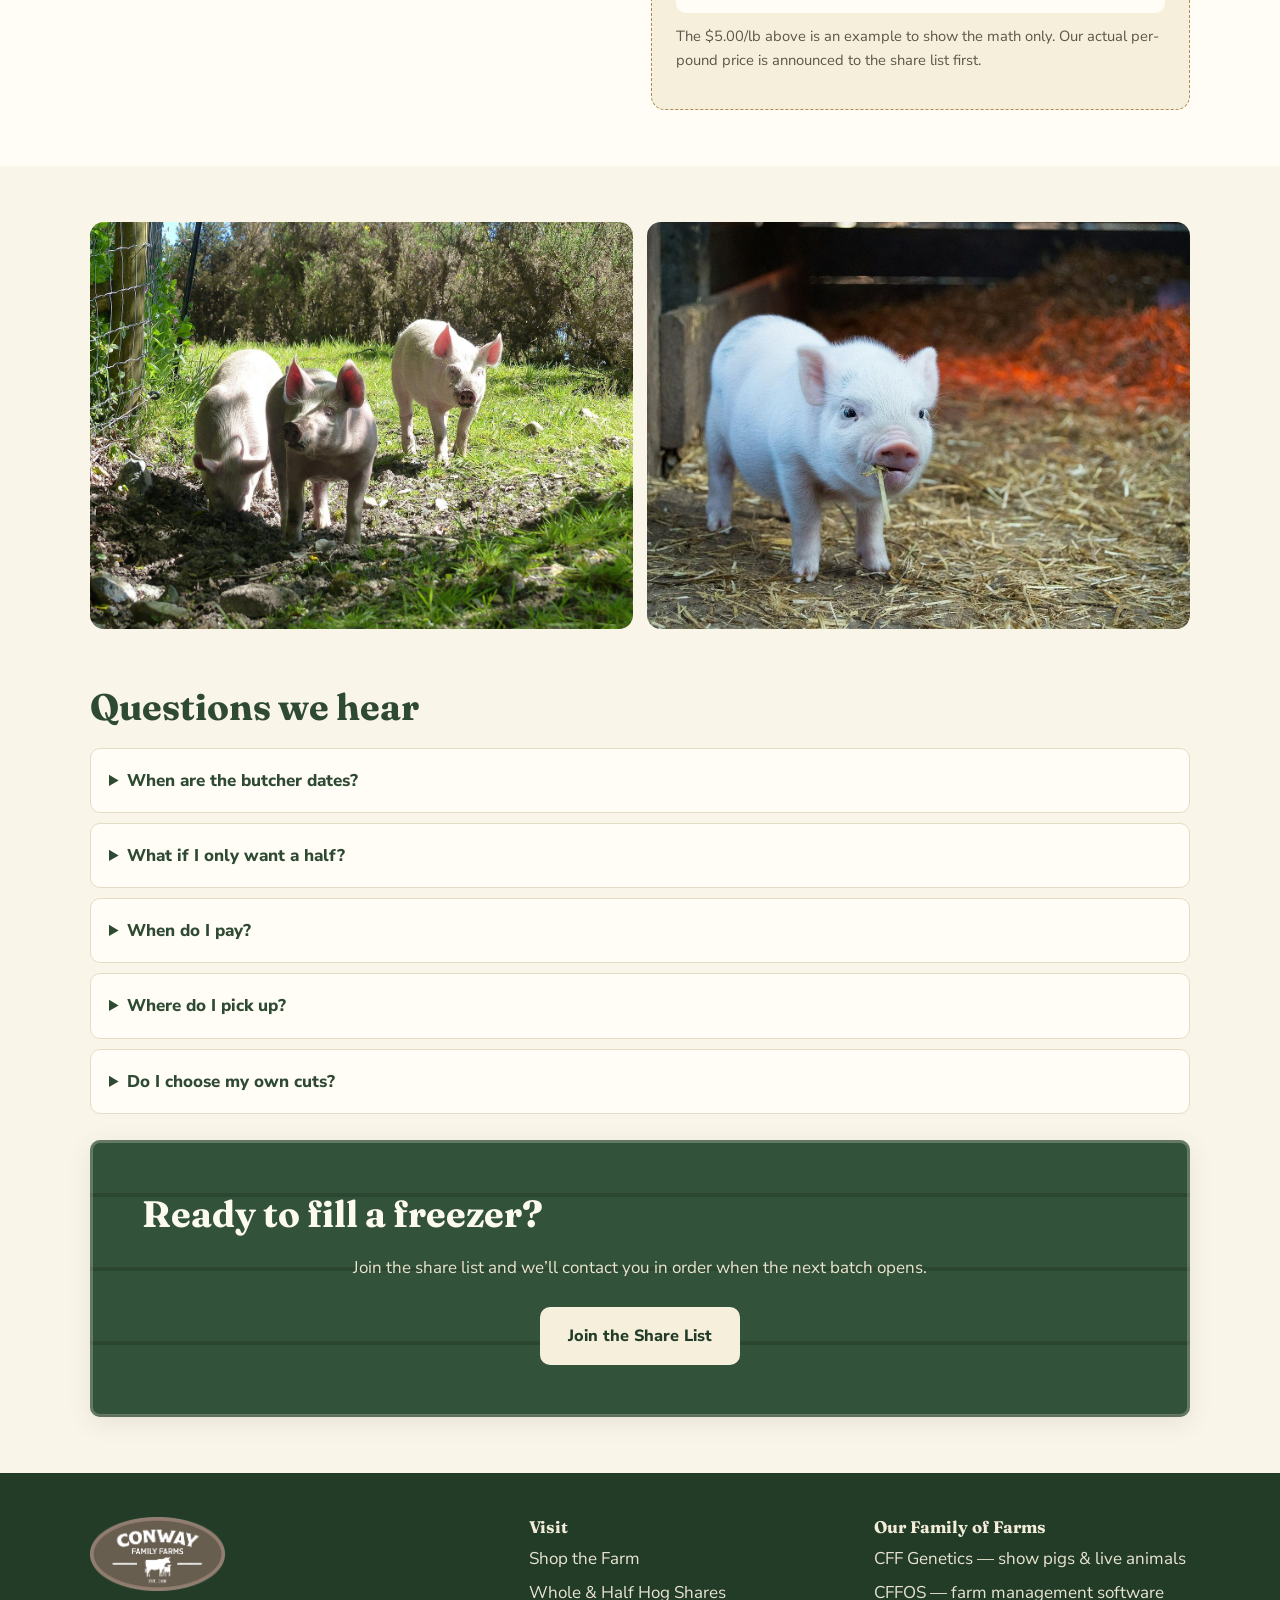
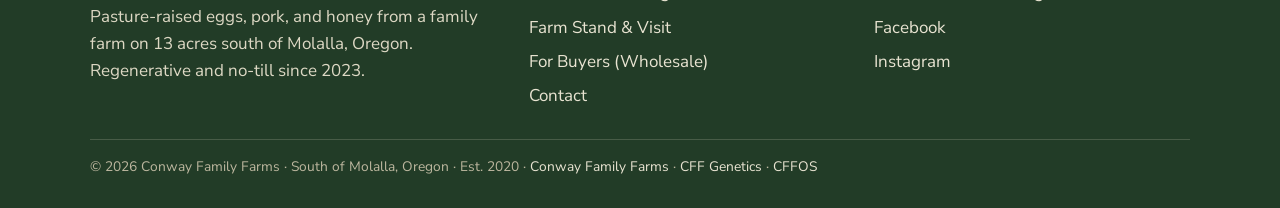
<file: hog-shares.html>
<!DOCTYPE html>
<html lang="en">
<head>
<meta charset="utf-8">
<meta name="viewport" content="width=device-width, initial-scale=1">
<title>Whole & Half Hog Shares — Conway Family Farms</title>
<meta name="description" content="How hog shares work at Conway Family Farms: reserve with a deposit, we raise your hog on pasture, processing through Mt. Angel Meat, pickup.">
<link rel="icon" type="image/png" href="assets/img/favicon.png">
<link rel="preconnect" href="https://fonts.googleapis.com">
<link rel="preconnect" href="https://fonts.gstatic.com" crossorigin>
<link href="https://fonts.googleapis.com/css2?family=Fraunces:wght@500;600;700&family=Nunito+Sans:wght@400;700;800&display=swap" rel="stylesheet">
<link rel="stylesheet" href="assets/css/style.css">
</head>
<body>
<a class="skip" href="#main">Skip to main content</a>

<div class="family-bar">
  <div class="wrap">
    <span>One farm family, three doors:</span>
    <a href="index.html" aria-current="true">Conway Family Farms</a>
    <a href="https://conwayfamilyfarms.github.io/cff-genetics/">CFF Genetics — live animals &amp; show pigs</a>
    <a href="https://conwayfamilyfarms.github.io/CFF-os/">CFFOS — the farm software</a>
  </div>
</div>

<header class="site-header">
  <div class="wrap">
    <a class="brand" href="index.html" aria-label="Conway Family Farms — home">
      <img src="assets/img/logo.png" alt="Conway Family Farms oval logo">
    </a>
    <button class="nav-toggle" aria-expanded="false" aria-controls="main-nav">Menu</button>
    <nav class="main-nav" id="main-nav" aria-label="Main">
      <ul>
          <li><a href="shop.html">Shop</a></li>
          <li><a href="hog-shares.html" aria-current="page">Hog Shares</a></li>
          <li><a href="our-farm.html">Our Farm</a></li>
          <li><a href="for-buyers.html">For Buyers</a></li>
          <li><a href="farm-stand.html">Visit</a></li>
          <li><a href="contact.html">Contact</a></li>
      </ul>
    </nav>
  </div>
</header>
<main id="main">

<section class="section" style="padding-bottom:0">
  <div class="wrap">
    <div class="barn-sign">
      <h1 style="color:#fdfaf0">Whole &amp; Half Hog Shares</h1>
      <p>Reserve a whole or half hog for your freezer — pasture-raised, processed locally in Oregon. A deposit holds your share.</p>
      <a class="btn btn-cream" href="contact.html">Join the Share List</a>
    </div>
  </div>
</section>

<section class="section">
  <div class="wrap">
    <h2>How it works</h2>
    <ol class="steps">
      <li><h3>Reserve</h3><p>Join the share list and put down a deposit — $250 for a whole hog, $150 for a half. The deposit holds your animal and is credited to your final invoice.</p></li>
      <li><h3>We raise your hog</h3><p>Your hog is raised here on pasture, on our batch calendar, the same way we raise all our pigs.</p></li>
      <li><h3>Butcher date</h3><p>When your batch reaches finish weight, we set the butcher date and let you know your hog&rsquo;s hanging weight.</p></li>
      <li><h3>Processing</h3><p>Your hog is processed at Mt. Angel Meat (Mt. Angel, Oregon). You fill out a cut sheet and choose your cuts — chops, roasts, bacon, ham, sausage, and more.</p></li>
      <li><h3>Pickup</h3><p>You pay the balance to us and the processing to the processor, and pick up your boxed, labeled pork.</p></li>
    </ol>
  </div>
</section>

<section class="section alt">
  <div class="wrap grid grid-2" style="align-items:start">
    <div>
      <h2>Pricing, in plain words</h2>
      <p>Shares are priced <strong>per pound on hanging weight</strong> — the weight of the hog after harvest, before cutting. Your deposit comes off the top of your final invoice. Processing (kill fee and cut &amp; wrap) is paid by you, directly to Mt. Angel Meat, at their current rates.</p>
      <p>Our per-pound price for the next batch is being finalized from our cost records right now. Join the share list and you&rsquo;ll get the price — and first pick of butcher dates — before reservations open to everyone else.</p>
      <h3 style="margin-top:1.2em">What you get</h3>
      <p>A finished whole hog typically hangs at 180–240 lb. After cutting, roughly two-thirds to three-quarters of that lands in your freezer as packaged pork — chops, roasts, ribs, bacon, ham, ground pork, and sausage, cut the way you asked for them. A half share is the same, in half the quantity, from one side of the animal.</p>
    </div>
    <div class="example">
      <h3>Example math — round numbers, not our price</h3>
      <p>So there are no surprises, here&rsquo;s how the bill works on a sample whole hog:</p>
      <table class="spec">
        <tr><th>Hanging weight</th><td>200 lb</td></tr>
        <tr><th>Example price</th><td>$5.00 / lb hanging</td></tr>
        <tr><th>Owed to the farm</th><td>200 &times; $5.00 = $1,000</td></tr>
        <tr><th>Deposit credited</th><td>&minus; $250</td></tr>
        <tr><th>Balance to the farm</th><td>$750, due at the butcher date</td></tr>
        <tr><th>Processing</th><td>Paid by you to Mt. Angel Meat (kill fee + cut &amp; wrap at their current rates)</td></tr>
      </table>
      <p class="note" style="margin-top:12px">The $5.00/lb above is an example to show the math only. Our actual per-pound price is announced to the share list first.</p>
    </div>
  </div>
</section>

<section class="section">
  <div class="wrap">
    <div class="photo-band">
      <img src="assets/img/pigs.jpg" alt="Young pigs grazing on green pasture" loading="lazy">
      <img src="assets/img/piglet.jpg" alt="A young piglet standing in straw" loading="lazy">
    </div>
  </div>
</section>

<section class="section" style="padding-top:0">
  <div class="wrap">
    <h2>Questions we hear</h2>
    <details><summary>When are the butcher dates?</summary>
      <p>Shares move on our batch calendar, so dates are set per batch. Share-list members hear the dates — and get first claim — as soon as a batch is scheduled.</p></details>
    <details><summary>What if I only want a half?</summary>
      <p>Order a half share — same process, half the pork. Or split a whole hog with a friend or another family; one deposit holds it, and the processor boxes each half to your own cut sheets.</p></details>
    <details><summary>When do I pay?</summary>
      <p>The deposit when you reserve, the balance to the farm at the butcher date, and processing to Mt. Angel Meat when you pick up.</p></details>
    <details><summary>Where do I pick up?</summary>
      <p>At Mt. Angel Meat in Mt. Angel, Oregon — they&rsquo;ll have your boxes labeled and frozen, ready to load.</p></details>
    <details><summary>Do I choose my own cuts?</summary>
      <p>Yes. You&rsquo;ll fill out a cut sheet with the processor — thickness of chops, roast sizes, how much goes to sausage and ground, and how the hams and bacon are cured.</p></details>
    <div class="barn-sign" style="margin-top:26px">
      <h2>Ready to fill a freezer?</h2>
      <p>Join the share list and we&rsquo;ll contact you in order when the next batch opens.</p>
      <a class="btn btn-cream" href="contact.html">Join the Share List</a>
    </div>
  </div>
</section>

</main>
<footer class="site-footer">
  <div class="wrap">
    <div class="foot-grid">
      <div>
        <img class="logo" src="assets/img/logo.png" alt="Conway Family Farms oval logo">
        <p>Pasture-raised eggs, pork, and honey from a family farm on 13 acres south of Molalla, Oregon. Regenerative and no-till since 2023.</p>
      </div>
      <div>
        <h3>Visit</h3>
        <ul>
          <li><a href="shop.html">Shop the Farm</a></li>
          <li><a href="hog-shares.html">Whole &amp; Half Hog Shares</a></li>
          <li><a href="farm-stand.html">Farm Stand &amp; Visit</a></li>
          <li><a href="for-buyers.html">For Buyers (Wholesale)</a></li>
          <li><a href="contact.html">Contact</a></li>
        </ul>
      </div>
      <div>
        <h3>Our Family of Farms</h3>
        <ul>
          <li><a href="https://conwayfamilyfarms.github.io/cff-genetics/">CFF Genetics — show pigs &amp; live animals</a></li>
          <li><a href="https://conwayfamilyfarms.github.io/CFF-os/">CFFOS — farm management software</a></li>
          <li><a href="https://www.facebook.com/conwayfamilyfarms">Facebook</a></li>
          <li><a href="https://www.instagram.com/conwayfamilyfarms">Instagram</a></li>
        </ul>
      </div>
    </div>
    <div class="foot-small">
      &copy; <span id="year">2026</span> Conway Family Farms &middot; South of Molalla, Oregon &middot; Est. 2020
      &middot; <a href="index.html">Conway Family Farms</a> &middot; <a href="https://conwayfamilyfarms.github.io/cff-genetics/">CFF Genetics</a> &middot; <a href="https://conwayfamilyfarms.github.io/CFF-os/">CFFOS</a>
    </div>
  </div>
</footer>
<script src="assets/js/main.js"></script>
</body>
</html>
</file>
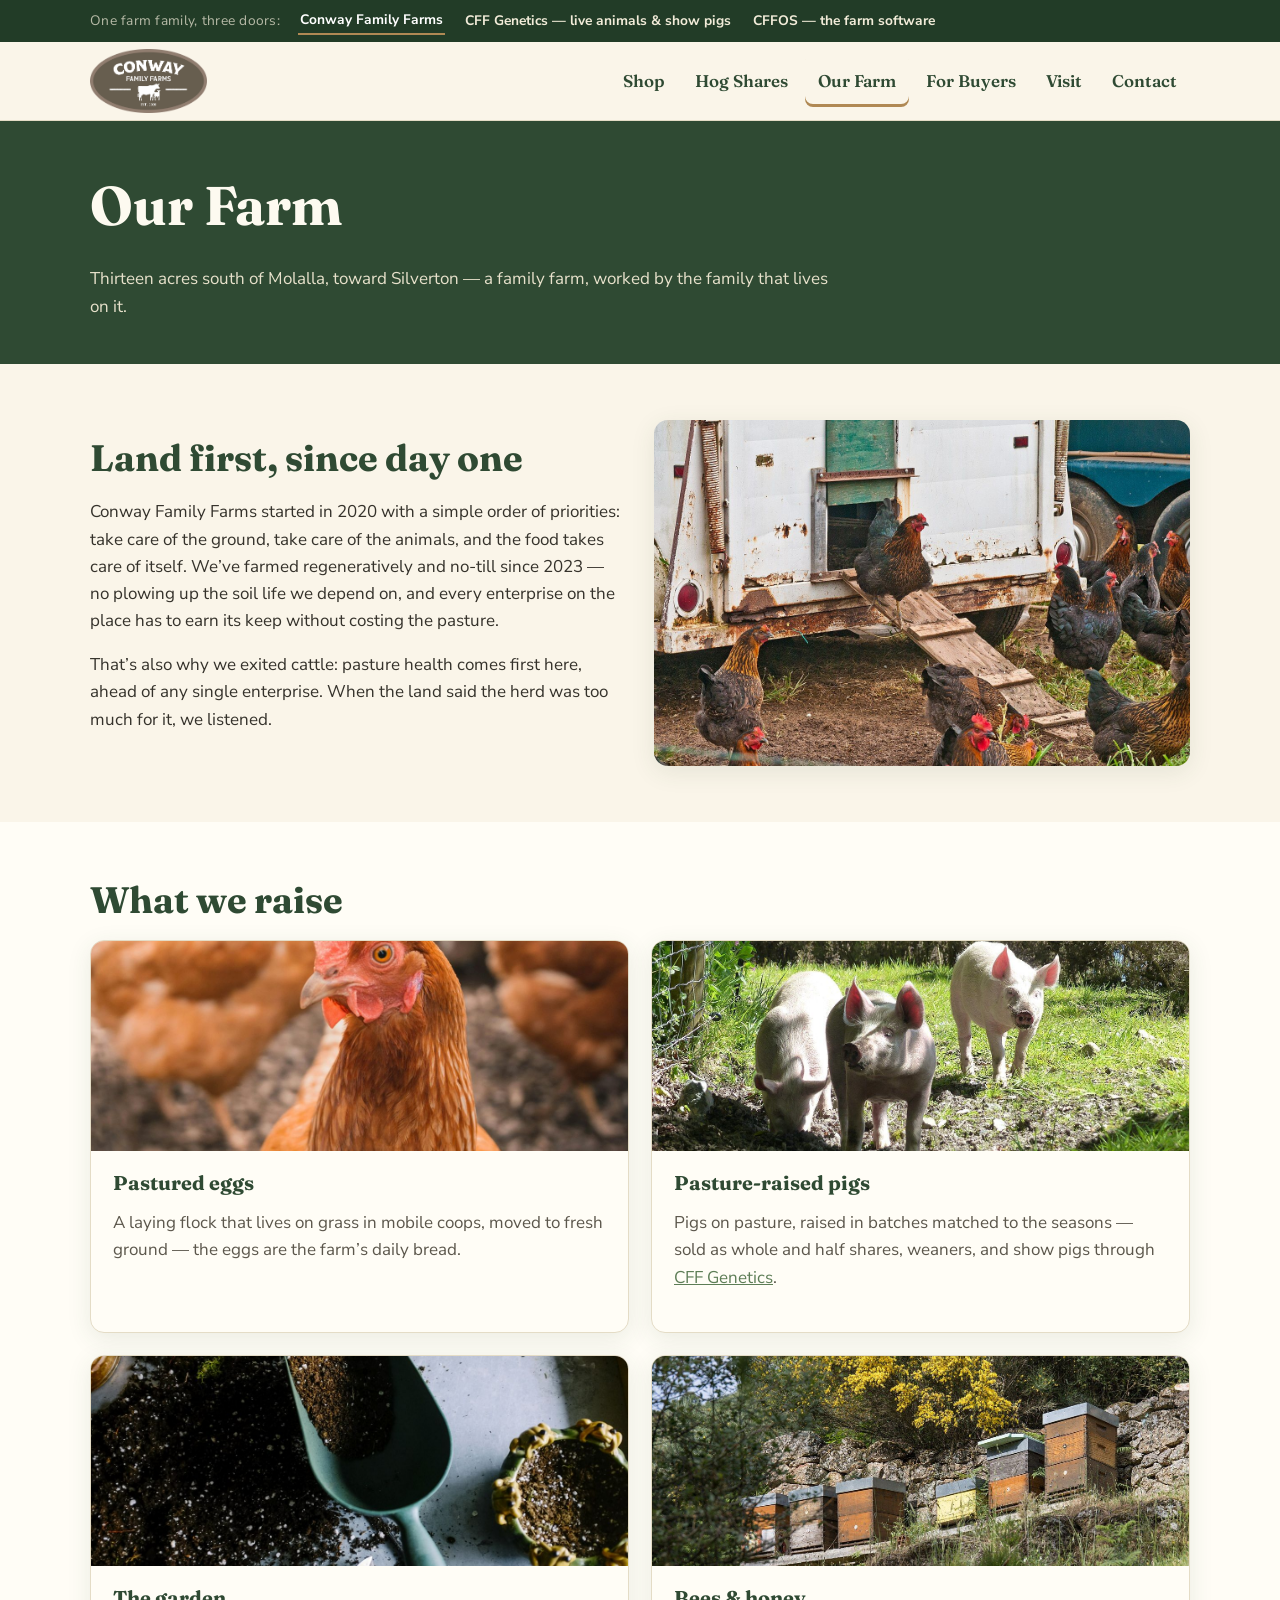
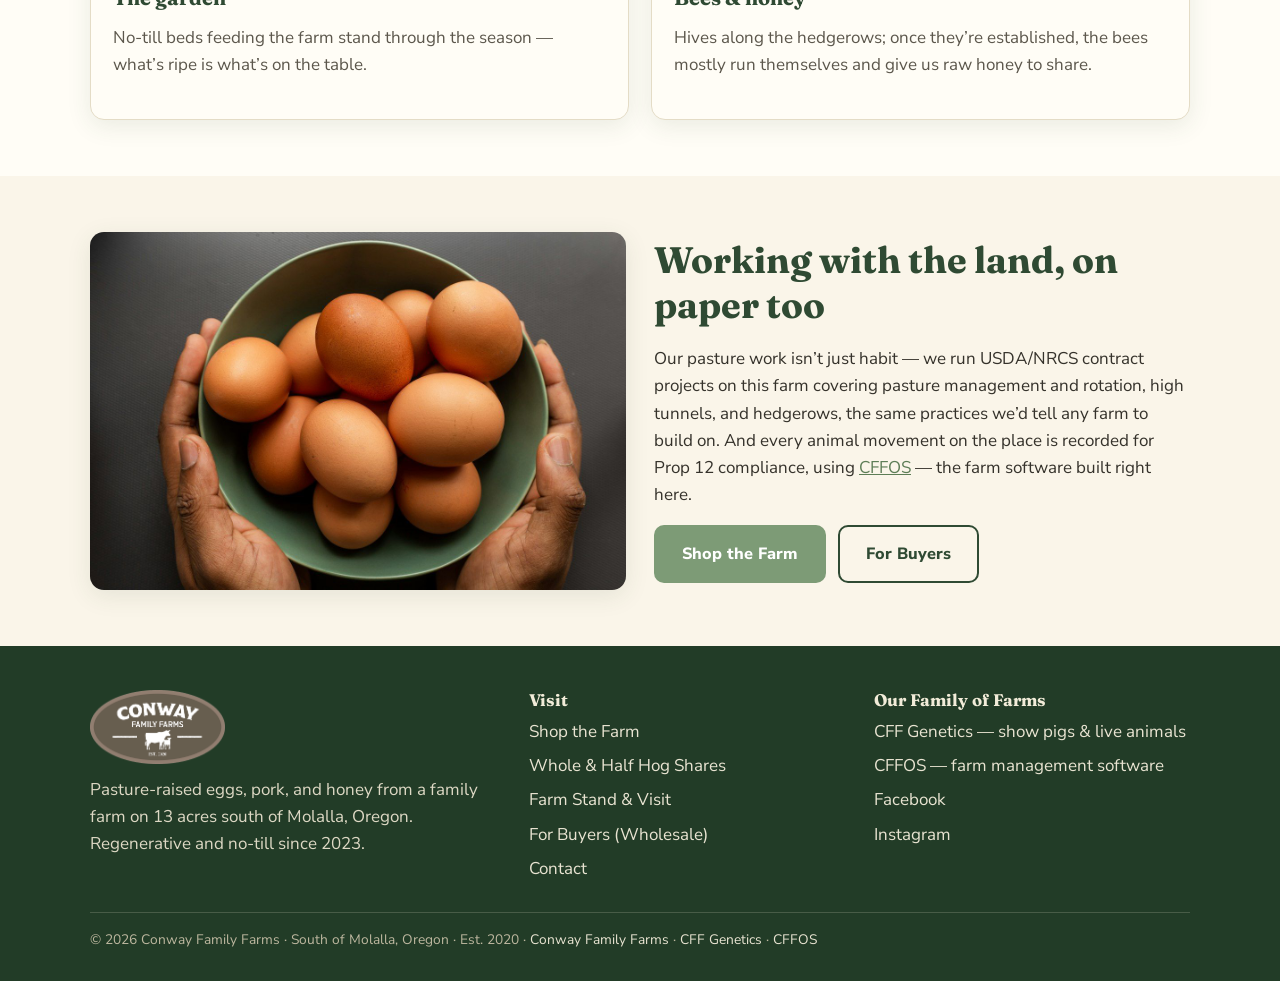
<file: our-farm.html>
<!DOCTYPE html>
<html lang="en">
<head>
<meta charset="utf-8">
<meta name="viewport" content="width=device-width, initial-scale=1">
<title>Our Farm — Conway Family Farms</title>
<meta name="description" content="The story of Conway Family Farms: 13 acres south of Molalla toward Silverton, regenerative and no-till since 2023 — eggs, pigs, garden, and bees.">
<link rel="icon" type="image/png" href="assets/img/favicon.png">
<link rel="preconnect" href="https://fonts.googleapis.com">
<link rel="preconnect" href="https://fonts.gstatic.com" crossorigin>
<link href="https://fonts.googleapis.com/css2?family=Fraunces:wght@500;600;700&family=Nunito+Sans:wght@400;700;800&display=swap" rel="stylesheet">
<link rel="stylesheet" href="assets/css/style.css">
</head>
<body>
<a class="skip" href="#main">Skip to main content</a>

<div class="family-bar">
  <div class="wrap">
    <span>One farm family, three doors:</span>
    <a href="index.html" aria-current="true">Conway Family Farms</a>
    <a href="https://conwayfamilyfarms.github.io/cff-genetics/">CFF Genetics — live animals &amp; show pigs</a>
    <a href="https://conwayfamilyfarms.github.io/CFF-os/">CFFOS — the farm software</a>
  </div>
</div>

<header class="site-header">
  <div class="wrap">
    <a class="brand" href="index.html" aria-label="Conway Family Farms — home">
      <img src="assets/img/logo.png" alt="Conway Family Farms oval logo">
    </a>
    <button class="nav-toggle" aria-expanded="false" aria-controls="main-nav">Menu</button>
    <nav class="main-nav" id="main-nav" aria-label="Main">
      <ul>
          <li><a href="shop.html">Shop</a></li>
          <li><a href="hog-shares.html">Hog Shares</a></li>
          <li><a href="our-farm.html" aria-current="page">Our Farm</a></li>
          <li><a href="for-buyers.html">For Buyers</a></li>
          <li><a href="farm-stand.html">Visit</a></li>
          <li><a href="contact.html">Contact</a></li>
      </ul>
    </nav>
  </div>
</header>
<main id="main">

<section class="page-hero">
  <div class="wrap">
    <h1>Our Farm</h1>
    <p>Thirteen acres south of Molalla, toward Silverton — a family farm, worked by the family that lives on it.</p>
  </div>
</section>

<section class="section">
  <div class="wrap split">
    <div>
      <h2>Land first, since day one</h2>
      <p>Conway Family Farms started in 2020 with a simple order of priorities: take care of the ground, take care of the animals, and the food takes care of itself. We&rsquo;ve farmed regeneratively and no-till since 2023 — no plowing up the soil life we depend on, and every enterprise on the place has to earn its keep without costing the pasture.</p>
      <p>That&rsquo;s also why we exited cattle: pasture health comes first here, ahead of any single enterprise. When the land said the herd was too much for it, we listened.</p>
    </div>
    <img src="assets/img/hens-coop.jpg" alt="Hens coming down the ramp of their mobile coop" loading="lazy">
  </div>
</section>

<section class="section alt">
  <div class="wrap">
    <h2>What we raise</h2>
    <div class="grid grid-2">
      <article class="card">
        <img src="assets/img/hens.jpg" alt="A red laying hen looking at the camera" loading="lazy">
        <div class="card-body"><h3>Pastured eggs</h3>
        <p>A laying flock that lives on grass in mobile coops, moved to fresh ground — the eggs are the farm&rsquo;s daily bread.</p></div>
      </article>
      <article class="card">
        <img src="assets/img/pigs.jpg" alt="Young pigs grazing on green pasture" loading="lazy">
        <div class="card-body"><h3>Pasture-raised pigs</h3>
        <p>Pigs on pasture, raised in batches matched to the seasons — sold as whole and half shares, weaners, and show pigs through <a href="https://conwayfamilyfarms.github.io/cff-genetics/">CFF Genetics</a>.</p></div>
      </article>
      <article class="card">
        <img src="assets/img/garden.jpg" alt="A scoop of rich garden soil" loading="lazy">
        <div class="card-body"><h3>The garden</h3>
        <p>No-till beds feeding the farm stand through the season — what&rsquo;s ripe is what&rsquo;s on the table.</p></div>
      </article>
      <article class="card">
        <img src="assets/img/bees.jpg" alt="Beehives on a green hillside" loading="lazy">
        <div class="card-body"><h3>Bees &amp; honey</h3>
        <p>Hives along the hedgerows; once they&rsquo;re established, the bees mostly run themselves and give us raw honey to share.</p></div>
      </article>
    </div>
  </div>
</section>

<section class="section">
  <div class="wrap split">
    <img src="assets/img/eggs-hands.jpg" alt="Hands holding a bowl of fresh brown eggs" loading="lazy">
    <div>
      <h2>Working with the land, on paper too</h2>
      <p>Our pasture work isn&rsquo;t just habit — we run USDA/NRCS contract projects on this farm covering pasture management and rotation, high tunnels, and hedgerows, the same practices we&rsquo;d tell any farm to build on. And every animal movement on the place is recorded for Prop 12 compliance, using <a href="https://conwayfamilyfarms.github.io/CFF-os/">CFFOS</a> — the farm software built right here.</p>
      <div class="btn-row">
        <a class="btn btn-sage" href="shop.html">Shop the Farm</a>
        <a class="btn btn-outline" href="for-buyers.html">For Buyers</a>
      </div>
    </div>
  </div>
</section>

</main>
<footer class="site-footer">
  <div class="wrap">
    <div class="foot-grid">
      <div>
        <img class="logo" src="assets/img/logo.png" alt="Conway Family Farms oval logo">
        <p>Pasture-raised eggs, pork, and honey from a family farm on 13 acres south of Molalla, Oregon. Regenerative and no-till since 2023.</p>
      </div>
      <div>
        <h3>Visit</h3>
        <ul>
          <li><a href="shop.html">Shop the Farm</a></li>
          <li><a href="hog-shares.html">Whole &amp; Half Hog Shares</a></li>
          <li><a href="farm-stand.html">Farm Stand &amp; Visit</a></li>
          <li><a href="for-buyers.html">For Buyers (Wholesale)</a></li>
          <li><a href="contact.html">Contact</a></li>
        </ul>
      </div>
      <div>
        <h3>Our Family of Farms</h3>
        <ul>
          <li><a href="https://conwayfamilyfarms.github.io/cff-genetics/">CFF Genetics — show pigs &amp; live animals</a></li>
          <li><a href="https://conwayfamilyfarms.github.io/CFF-os/">CFFOS — farm management software</a></li>
          <li><a href="https://www.facebook.com/conwayfamilyfarms">Facebook</a></li>
          <li><a href="https://www.instagram.com/conwayfamilyfarms">Instagram</a></li>
        </ul>
      </div>
    </div>
    <div class="foot-small">
      &copy; <span id="year">2026</span> Conway Family Farms &middot; South of Molalla, Oregon &middot; Est. 2020
      &middot; <a href="index.html">Conway Family Farms</a> &middot; <a href="https://conwayfamilyfarms.github.io/cff-genetics/">CFF Genetics</a> &middot; <a href="https://conwayfamilyfarms.github.io/CFF-os/">CFFOS</a>
    </div>
  </div>
</footer>
<script src="assets/js/main.js"></script>
</body>
</html>
</file>
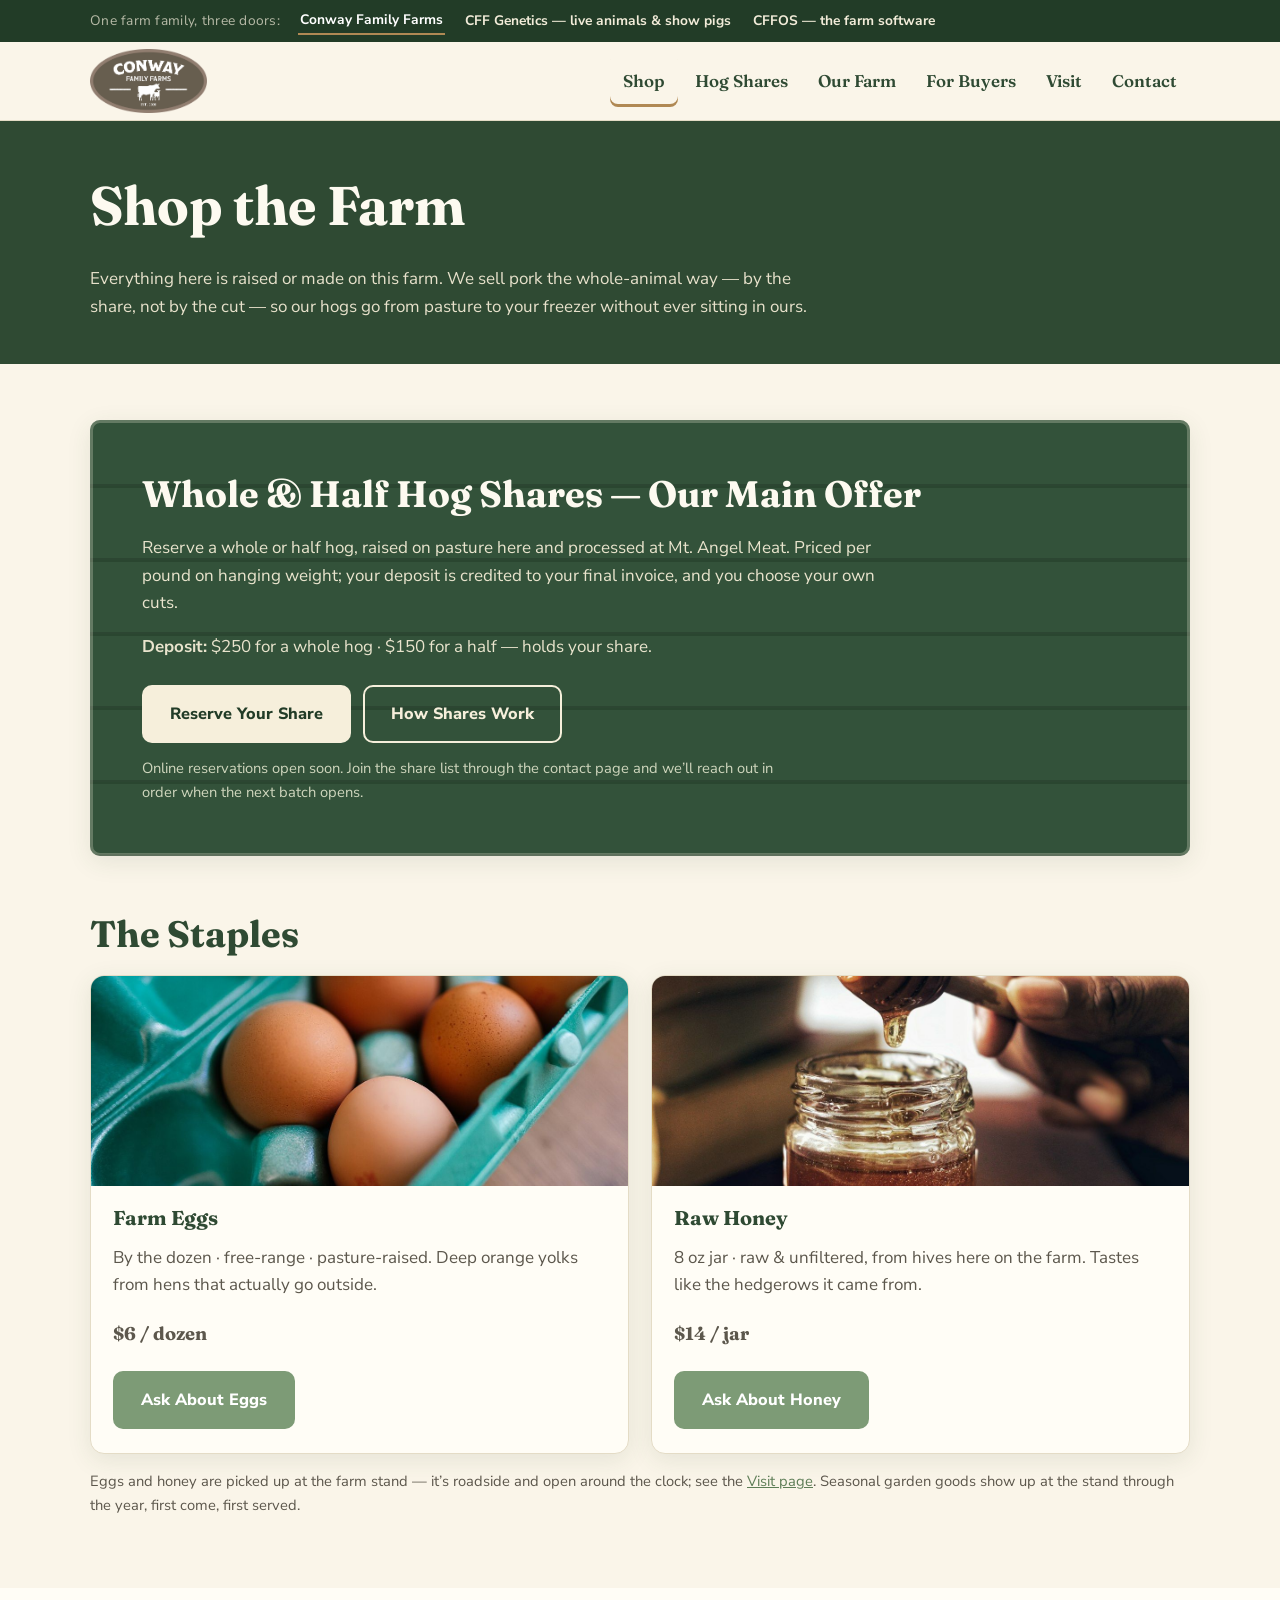
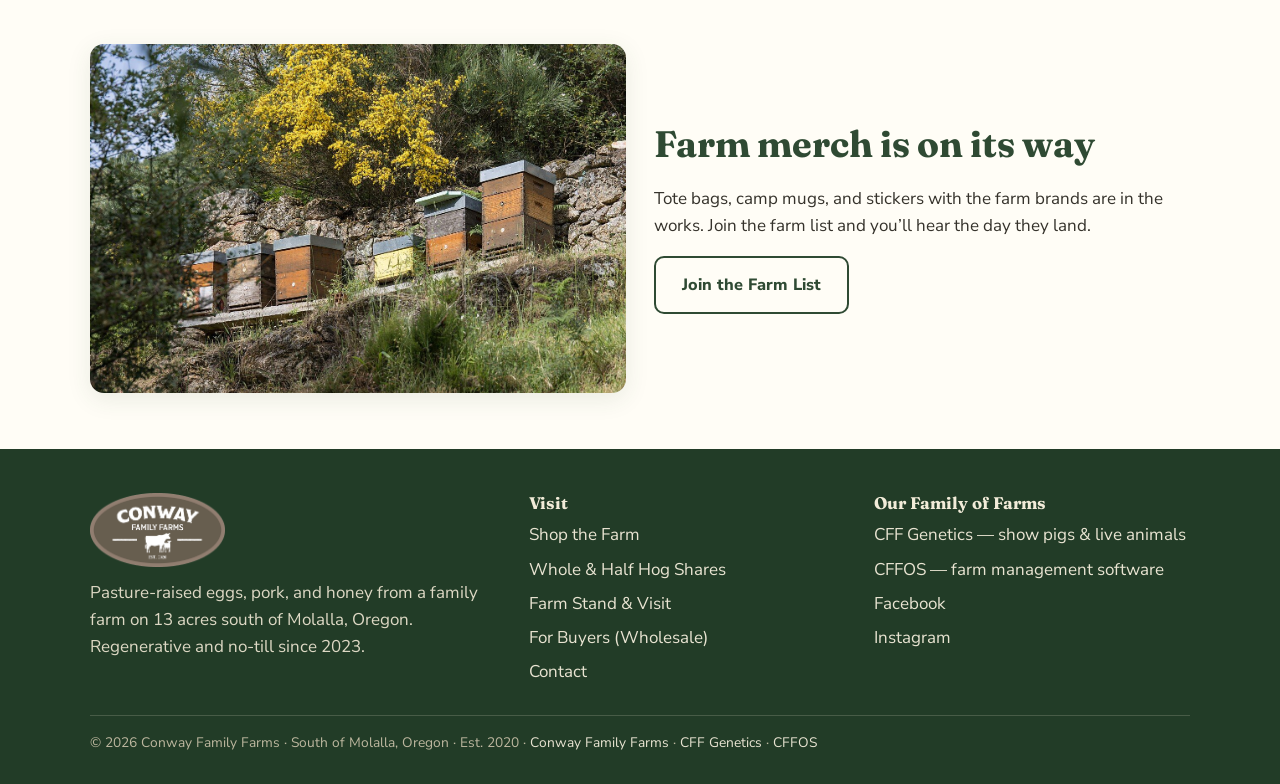
<file: shop.html>
<!DOCTYPE html>
<html lang="en">
<head>
<meta charset="utf-8">
<meta name="viewport" content="width=device-width, initial-scale=1">
<title>Shop — Conway Family Farms</title>
<meta name="description" content="Whole & half hog shares, pasture-raised eggs by the dozen, and raw honey from Conway Family Farms, south of Molalla, Oregon.">
<link rel="icon" type="image/png" href="assets/img/favicon.png">
<link rel="preconnect" href="https://fonts.googleapis.com">
<link rel="preconnect" href="https://fonts.gstatic.com" crossorigin>
<link href="https://fonts.googleapis.com/css2?family=Fraunces:wght@500;600;700&family=Nunito+Sans:wght@400;700;800&display=swap" rel="stylesheet">
<link rel="stylesheet" href="assets/css/style.css">
</head>
<body>
<a class="skip" href="#main">Skip to main content</a>

<div class="family-bar">
  <div class="wrap">
    <span>One farm family, three doors:</span>
    <a href="index.html" aria-current="true">Conway Family Farms</a>
    <a href="https://conwayfamilyfarms.github.io/cff-genetics/">CFF Genetics — live animals &amp; show pigs</a>
    <a href="https://conwayfamilyfarms.github.io/CFF-os/">CFFOS — the farm software</a>
  </div>
</div>

<header class="site-header">
  <div class="wrap">
    <a class="brand" href="index.html" aria-label="Conway Family Farms — home">
      <img src="assets/img/logo.png" alt="Conway Family Farms oval logo">
    </a>
    <button class="nav-toggle" aria-expanded="false" aria-controls="main-nav">Menu</button>
    <nav class="main-nav" id="main-nav" aria-label="Main">
      <ul>
          <li><a href="shop.html" aria-current="page">Shop</a></li>
          <li><a href="hog-shares.html">Hog Shares</a></li>
          <li><a href="our-farm.html">Our Farm</a></li>
          <li><a href="for-buyers.html">For Buyers</a></li>
          <li><a href="farm-stand.html">Visit</a></li>
          <li><a href="contact.html">Contact</a></li>
      </ul>
    </nav>
  </div>
</header>
<main id="main">

<section class="page-hero">
  <div class="wrap">
    <h1>Shop the Farm</h1>
    <p>Everything here is raised or made on this farm. We sell pork the whole-animal way — by the share, not by the cut — so our hogs go from pasture to your freezer without ever sitting in ours.</p>
  </div>
</section>

<section class="section">
  <div class="wrap">
    <div class="barn-sign" style="text-align:left">
      <h2>Whole &amp; Half Hog Shares — Our Main Offer</h2>
      <p style="margin-left:0">Reserve a whole or half hog, raised on pasture here and processed at Mt. Angel Meat. Priced per pound on hanging weight; your deposit is credited to your final invoice, and you choose your own cuts.</p>
      <p style="margin-left:0"><strong>Deposit:</strong> $250 for a whole hog &middot; $150 for a half — holds your share.</p>
      <div class="btn-row">
        <a class="btn btn-cream" href="contact.html">Reserve Your Share</a>
        <a class="btn btn-outline" style="border-color:#f6efdb;color:#f6efdb" href="hog-shares.html">How Shares Work</a>
      </div>
      <p class="note" style="color:#cfd6bd;margin:14px 0 0">Online reservations open soon. Join the share list through the contact page and we&rsquo;ll reach out in order when the next batch opens.</p>
    </div>
  </div>
</section>

<section class="section" style="padding-top:0">
  <div class="wrap">
    <h2>The Staples</h2>
    <div class="grid grid-2">
      <article class="card">
        <img src="assets/img/eggs.jpg" alt="Brown eggs in a carton" loading="lazy">
        <div class="card-body">
          <h3>Farm Eggs</h3>
          <p>By the dozen &middot; free-range &middot; pasture-raised. Deep orange yolks from hens that actually go outside.</p>
          <p class="price">$6 / dozen</p>
          <a class="btn btn-sage" href="contact.html">Ask About Eggs</a>
        </div>
      </article>
      <article class="card">
        <img src="assets/img/honey.jpg" alt="A jar of raw honey with a honey dipper" loading="lazy">
        <div class="card-body">
          <h3>Raw Honey</h3>
          <p>8 oz jar &middot; raw &amp; unfiltered, from hives here on the farm. Tastes like the hedgerows it came from.</p>
          <p class="price">$14 / jar</p>
          <a class="btn btn-sage" href="contact.html">Ask About Honey</a>
        </div>
      </article>
    </div>
    <p class="note" style="margin-top:16px">Eggs and honey are picked up at the farm stand — it&rsquo;s roadside and open around the clock; see the <a href="farm-stand.html">Visit page</a>. Seasonal garden goods show up at the stand through the year, first come, first served.</p>
  </div>
</section>

<section class="section alt">
  <div class="wrap split">
    <img src="assets/img/bees.jpg" alt="Beehives on a green hillside" loading="lazy">
    <div>
      <h2>Farm merch is on its way</h2>
      <p>Tote bags, camp mugs, and stickers with the farm brands are in the works. Join the farm list and you&rsquo;ll hear the day they land.</p>
      <a class="btn btn-outline" href="contact.html">Join the Farm List</a>
    </div>
  </div>
</section>

</main>
<footer class="site-footer">
  <div class="wrap">
    <div class="foot-grid">
      <div>
        <img class="logo" src="assets/img/logo.png" alt="Conway Family Farms oval logo">
        <p>Pasture-raised eggs, pork, and honey from a family farm on 13 acres south of Molalla, Oregon. Regenerative and no-till since 2023.</p>
      </div>
      <div>
        <h3>Visit</h3>
        <ul>
          <li><a href="shop.html">Shop the Farm</a></li>
          <li><a href="hog-shares.html">Whole &amp; Half Hog Shares</a></li>
          <li><a href="farm-stand.html">Farm Stand &amp; Visit</a></li>
          <li><a href="for-buyers.html">For Buyers (Wholesale)</a></li>
          <li><a href="contact.html">Contact</a></li>
        </ul>
      </div>
      <div>
        <h3>Our Family of Farms</h3>
        <ul>
          <li><a href="https://conwayfamilyfarms.github.io/cff-genetics/">CFF Genetics — show pigs &amp; live animals</a></li>
          <li><a href="https://conwayfamilyfarms.github.io/CFF-os/">CFFOS — farm management software</a></li>
          <li><a href="https://www.facebook.com/conwayfamilyfarms">Facebook</a></li>
          <li><a href="https://www.instagram.com/conwayfamilyfarms">Instagram</a></li>
        </ul>
      </div>
    </div>
    <div class="foot-small">
      &copy; <span id="year">2026</span> Conway Family Farms &middot; South of Molalla, Oregon &middot; Est. 2020
      &middot; <a href="index.html">Conway Family Farms</a> &middot; <a href="https://conwayfamilyfarms.github.io/cff-genetics/">CFF Genetics</a> &middot; <a href="https://conwayfamilyfarms.github.io/CFF-os/">CFFOS</a>
    </div>
  </div>
</footer>
<script src="assets/js/main.js"></script>
</body>
</html>
</file>
<file: assets/css/style.css>
/* Conway Family Farms — shared styles
   Palette from the approved homepage (v3): cream + deep green + sage + tan. */
:root{
  --cream:#faf5e9;
  --paper:#fffdf6;
  --ink:#35322b;
  --ink-soft:#5c574c;
  --green:#2f4a33;
  --green-deep:#223c27;
  --sage:#7d9b76;
  --sage-dark:#5d7d56;
  --tan:#b08954;
  --line:#e4dcc6;
  --sign:#33523a;
  --sign-dark:#2a4630;
  --radius:14px;
  --shadow:0 6px 24px rgba(47,74,51,.10);
}
*{box-sizing:border-box}
html{scroll-behavior:smooth}
body{
  margin:0;background:var(--cream);color:var(--ink);
  font-family:"Nunito Sans",system-ui,-apple-system,"Segoe UI",Roboto,sans-serif;
  font-size:17px;line-height:1.6;
}
h1,h2,h3,.serif{font-family:"Fraunces",Georgia,"Times New Roman",serif;color:var(--green);line-height:1.2;margin:0 0 .5em}
h1{font-size:clamp(2rem,5.2vw,3.4rem)}
h2{font-size:clamp(1.55rem,3.4vw,2.3rem)}
h3{font-size:1.25rem}
p{margin:0 0 1em}
a{color:var(--sage-dark)}
img{max-width:100%;display:block}
.wrap{max-width:1140px;margin:0 auto;padding:0 20px}
.skip{position:absolute;left:-9999px;top:0;background:var(--green);color:#fff;padding:10px 16px;z-index:99}
.skip:focus{left:8px;top:8px}

/* ---------- family bar (cross-links) ---------- */
.family-bar{background:var(--green-deep);color:#e9e4d2;font-size:.86rem}
.family-bar .wrap{display:flex;flex-wrap:wrap;gap:6px 18px;align-items:center;padding-top:7px;padding-bottom:7px}
.family-bar span{opacity:.75;letter-spacing:.02em}
.family-bar a{color:#f2ecd9;text-decoration:none;font-weight:700;padding:2px 2px}
.family-bar a:hover{text-decoration:underline}
.family-bar a[aria-current]{color:#fff;border-bottom:2px solid var(--tan)}

/* ---------- header ---------- */
.site-header{position:sticky;top:0;z-index:50;background:var(--cream);border-bottom:1px solid var(--line)}
.site-header .wrap{display:flex;align-items:center;gap:18px;min-height:78px}
.brand{display:flex;align-items:center;text-decoration:none;flex:none}
.brand img{height:64px;width:auto}
.main-nav{margin-left:auto}
.main-nav ul{display:flex;gap:4px;list-style:none;margin:0;padding:0}
.main-nav a{
  display:block;padding:12px 13px;text-decoration:none;color:var(--green);
  font-family:"Fraunces",Georgia,serif;font-weight:600;font-size:1.06rem;border-radius:8px;
}
.main-nav a:hover{background:#f0ead6}
.main-nav a[aria-current]{box-shadow:inset 0 -3px 0 var(--tan)}
.nav-toggle{display:none;margin-left:auto;background:var(--green);color:#fff;border:0;border-radius:9px;
  padding:12px 16px;font-size:1rem;font-weight:700;cursor:pointer;min-height:48px}
@media (max-width:820px){
  .nav-toggle{display:block}
  .main-nav{display:none;position:absolute;left:0;right:0;top:100%;background:var(--cream);
    border-bottom:1px solid var(--line);box-shadow:var(--shadow)}
  .main-nav.open{display:block}
  .main-nav ul{flex-direction:column;padding:10px 16px 16px}
  .main-nav a{padding:13px 10px;border-bottom:1px solid var(--line)}
}

/* ---------- hero ---------- */
.hero{position:relative;background:var(--green-deep)}
.hero img{width:100%;height:min(560px,62vh);object-fit:cover;opacity:.92}
.hero-text{position:absolute;inset:0;display:flex;align-items:center;
  background:linear-gradient(90deg,rgba(24,40,28,.85) 0%,rgba(24,40,28,.62) 52%,rgba(24,40,28,.18) 82%),
             linear-gradient(0deg,rgba(24,40,28,.45) 0%,transparent 55%)}
.hero-text .wrap{width:100%}
.hero-text h1{color:#fdfaf0;text-shadow:0 2px 14px rgba(0,0,0,.35);margin-bottom:.25em}
.hero-text .tagline{color:#f4efdc;font-family:"Fraunces",Georgia,serif;font-size:clamp(1.15rem,2.6vw,1.6rem);margin-bottom:.35em}
.hero-text .sub{color:#e7e1cb;max-width:34em;margin-bottom:1.2em}
.page-hero{background:var(--green);color:#f2ecd9;padding:52px 0 44px}
.page-hero h1{color:#fdfaf0}
.page-hero p{color:#e7e1cb;max-width:44em;margin:0}

/* ---------- buttons ---------- */
.btn{display:inline-block;text-decoration:none;font-weight:800;border-radius:10px;
  padding:14px 26px;min-height:52px;font-size:1.02rem;border:2px solid transparent;cursor:pointer}
.btn-sage{background:var(--sage);color:#fff}
.btn-sage:hover{background:var(--sage-dark)}
.btn-cream{background:#f6efdb;color:var(--green-deep)}
.btn-cream:hover{background:#fff}
.btn-outline{border-color:var(--green);color:var(--green);background:transparent}
.btn-outline:hover{background:#f0ead6}
.btn-row{display:flex;flex-wrap:wrap;gap:12px}

/* ---------- sections & cards ---------- */
.section{padding:56px 0}
.section.alt{background:var(--paper)}
.section h2{text-align:left}
.lede{font-size:1.13rem;color:var(--ink-soft);max-width:46em}
.grid{display:grid;gap:22px}
.grid-2{grid-template-columns:1fr}
.grid-3{grid-template-columns:1fr}
@media (min-width:760px){
  .grid-2{grid-template-columns:1fr 1fr}
  .grid-3{grid-template-columns:repeat(3,1fr)}
}
.card{background:var(--paper);border:1px solid var(--line);border-radius:var(--radius);
  overflow:hidden;box-shadow:var(--shadow);display:flex;flex-direction:column}
.card img{height:210px;width:100%;object-fit:cover}
.card .card-body{padding:20px 22px 24px;display:flex;flex-direction:column;gap:4px;flex:1}
.card .card-body p{color:var(--ink-soft)}
.card .card-body .btn{margin-top:auto;align-self:flex-start}
.price{font-family:"Fraunces",Georgia,serif;font-weight:700;color:var(--tan);font-size:1.15rem}
.split{display:grid;gap:28px;align-items:center}
@media (min-width:860px){.split{grid-template-columns:1fr 1fr}}
.split img{border-radius:var(--radius);box-shadow:var(--shadow);width:100%;object-fit:cover}
.photo-band{display:grid;gap:14px;grid-template-columns:1fr 1fr}
.photo-band img{border-radius:var(--radius);height:100%;object-fit:cover}

/* ---------- shop-the-farm banner ---------- */
.shop-banner{background:linear-gradient(120deg,#f3ead2,#efe3c4);border-top:1px solid var(--line);border-bottom:1px solid var(--line)}
.shop-banner .split{align-items:center}
.shop-banner .thumbs{display:grid;grid-template-columns:1fr 1fr;gap:12px}
.shop-banner .thumbs img{border-radius:10px;height:150px;width:100%;object-fit:cover;box-shadow:var(--shadow)}

/* ---------- barn sign ---------- */
.barn-sign{
  border-radius:10px;color:#f4efdc;padding:clamp(26px,5vw,52px);
  background:
    repeating-linear-gradient(0deg,rgba(0,0,0,.14) 0 2px,transparent 2px 74px),
    repeating-linear-gradient(0deg,var(--sign) 0 72px,var(--sign-dark) 72px 74px),
    var(--sign);
  box-shadow:inset 0 0 0 3px rgba(246,239,219,.25), var(--shadow);
  text-align:center;
}
.barn-sign h2,.barn-sign h1{color:#fdfaf0}
.barn-sign p{color:#e9e4cd;max-width:44em;margin-left:auto;margin-right:auto}
.barn-sign .btn{margin-top:8px}

/* ---------- steps, faq, tables ---------- */
.steps{counter-reset:step;list-style:none;padding:0;margin:0;display:grid;gap:16px}
@media (min-width:860px){.steps{grid-template-columns:repeat(5,1fr)}}
.steps li{background:var(--paper);border:1px solid var(--line);border-radius:var(--radius);padding:18px}
.steps li::before{counter-increment:step;content:counter(step);display:flex;align-items:center;justify-content:center;
  width:38px;height:38px;border-radius:50%;background:var(--green);color:#fff;
  font-family:"Fraunces",Georgia,serif;font-weight:700;margin-bottom:10px}
.steps h3{font-size:1.05rem;margin-bottom:.3em}
.steps p{color:var(--ink-soft);font-size:.95rem;margin:0}
details{background:var(--paper);border:1px solid var(--line);border-radius:10px;padding:14px 18px;margin-bottom:10px}
summary{font-weight:800;color:var(--green);cursor:pointer;padding:4px 0}
details p{color:var(--ink-soft);margin:.5em 0 .3em}
.example{background:#f6efdb;border:1px dashed var(--tan);border-radius:var(--radius);padding:22px 24px}
.example h3{color:var(--green)}
table.spec{width:100%;border-collapse:collapse;background:var(--paper);border:1px solid var(--line);border-radius:10px;overflow:hidden}
table.spec th,table.spec td{text-align:left;padding:13px 16px;border-bottom:1px solid var(--line);vertical-align:top}
table.spec th{font-family:"Fraunces",Georgia,serif;color:var(--green);width:34%}
.note{font-size:.92rem;color:var(--ink-soft)}
.placeholder{color:#8a6d3b;background:#fbf3da;border-bottom:1px dashed var(--tan);padding:0 4px;border-radius:3px}

/* ---------- forms ---------- */
form.f{display:grid;gap:14px;max-width:640px}
form.f label{font-weight:700;color:var(--green);display:grid;gap:6px}
form.f input,form.f select,form.f textarea{
  font:inherit;padding:12px 14px;border:1px solid #cfc7ab;border-radius:9px;background:#fff;color:var(--ink);min-height:48px}
form.f textarea{min-height:130px}
.form-note{display:none;background:#eef3e4;border:1px solid var(--sage);color:var(--green-deep);
  border-radius:10px;padding:14px 18px;font-weight:600}
.form-note.show{display:block}

/* ---------- footer ---------- */
.site-footer{background:var(--green-deep);color:#ddd8c4;margin-top:0}
.site-footer .wrap{padding-top:44px;padding-bottom:30px}
.foot-grid{display:grid;gap:28px}
@media (min-width:820px){.foot-grid{grid-template-columns:1.3fr 1fr 1fr}}
.site-footer img.logo{height:74px;width:auto;margin-bottom:12px}
.site-footer h3{color:#f2ecd9;font-size:1.05rem;margin-bottom:.5em}
.site-footer ul{list-style:none;margin:0;padding:0;display:grid;gap:7px}
.site-footer a{color:#e9e4d2;text-decoration:none}
.site-footer a:hover{text-decoration:underline}
.foot-small{border-top:1px solid rgba(242,236,217,.18);margin-top:30px;padding-top:16px;font-size:.86rem;color:#bdb79f}
:focus-visible{outline:3px solid var(--tan);outline-offset:2px}
</file>
